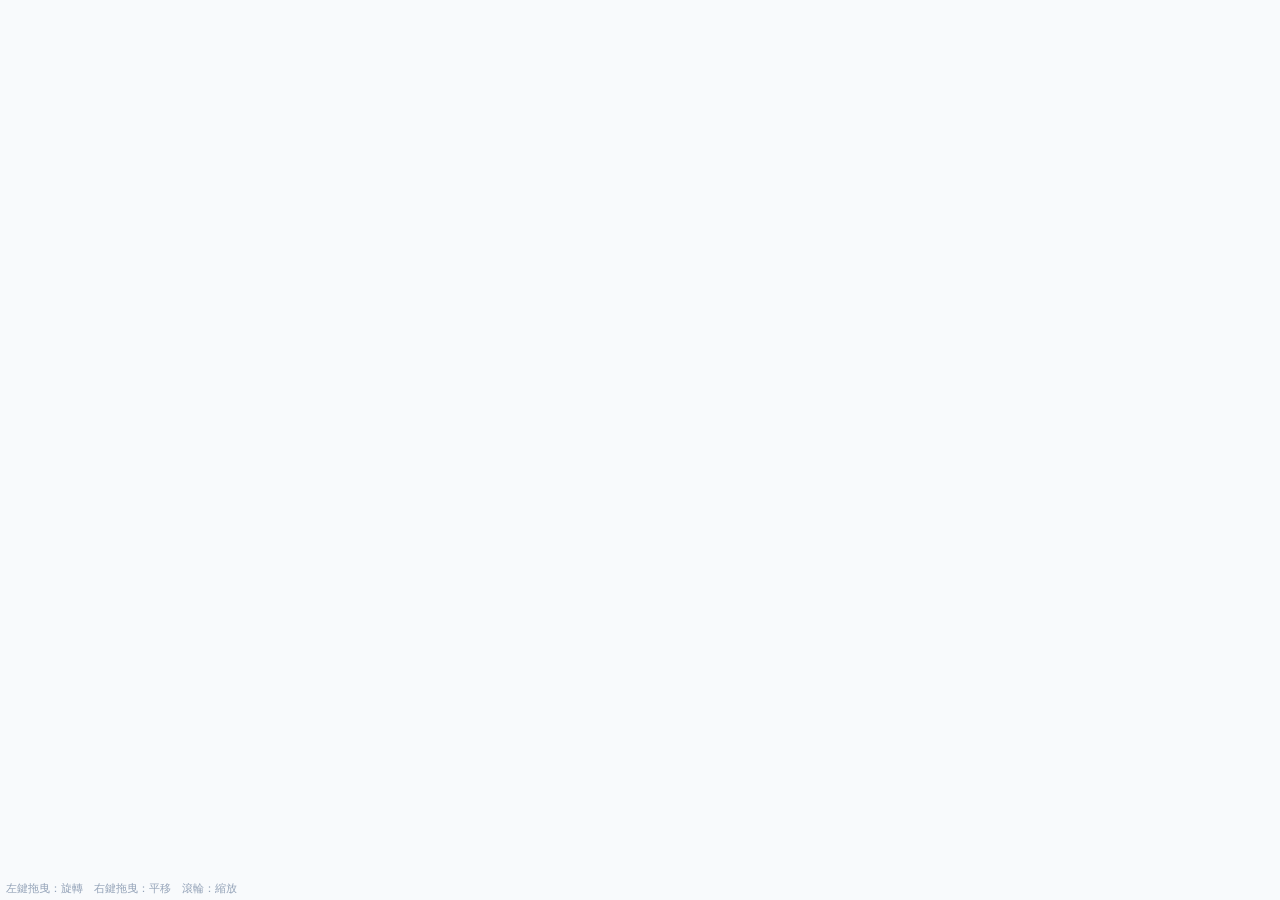
<file: src/LogTrace.App/Web3D/index.html>
<!doctype html>
<html lang="zh-Hant">
<head>
<meta charset="utf-8">
<!-- Layout 回放 3D（ADR-0017）：只載入程式資料夾內的檔案；網路請求另由 WebView2 封鎖 -->
<meta http-equiv="Content-Security-Policy" content="default-src 'self'; script-src 'self' 'sha256-gh7NRJ7MEWdYUGMcXx0SUMJY93gUi2UqlztG1amlvwA='; style-src 'self'; img-src 'self' data: blob:; connect-src 'none'; object-src 'none'; base-uri 'none'; form-action 'none'">
<title>Layout 回放 3D</title>
<link rel="stylesheet" href="style.css">
<script type="importmap">{"imports":{"three":"./vendor/three/three.module.js","three/addons/":"./vendor/three/addons/"}}</script>
</head>
<body>
<div id="view"></div>
<div id="hint">左鍵拖曳：旋轉　右鍵拖曳：平移　滾輪：縮放</div>
<script type="module" src="playback.js"></script>
</body>
</html>
</file>
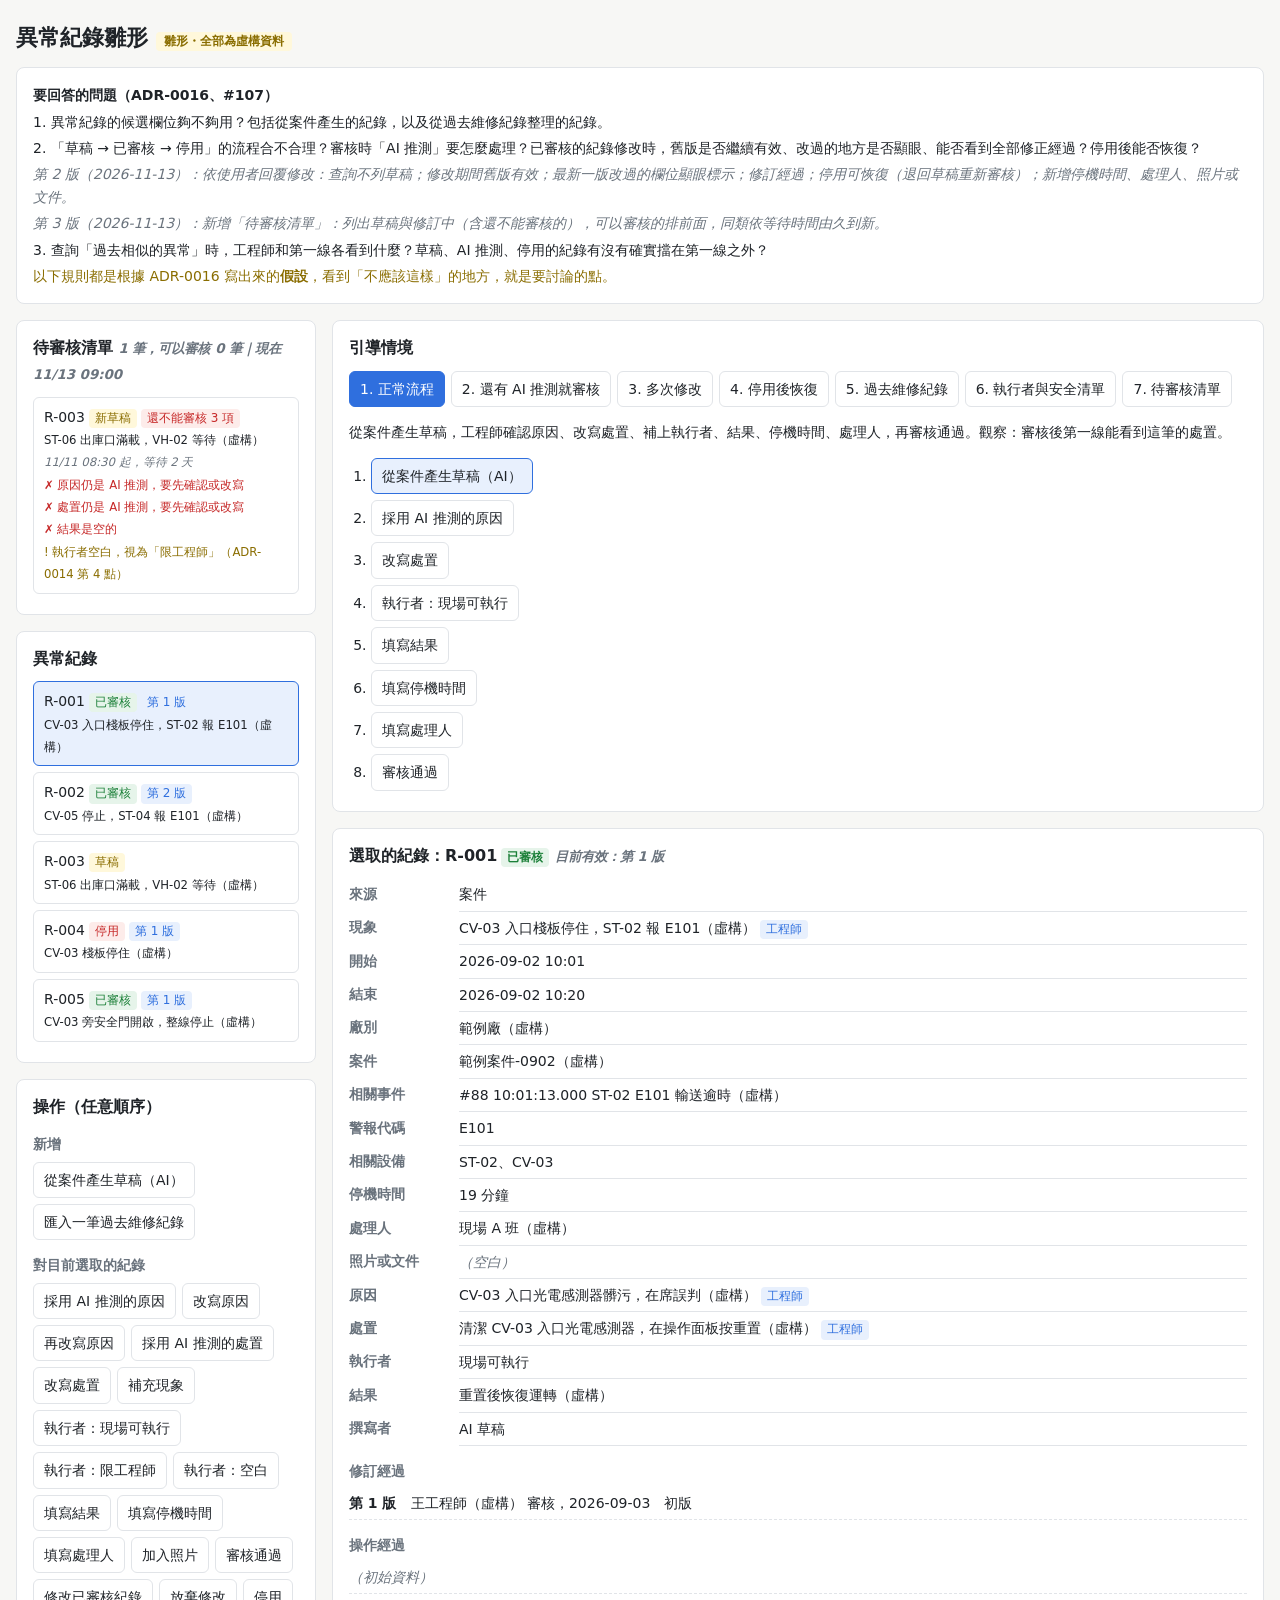
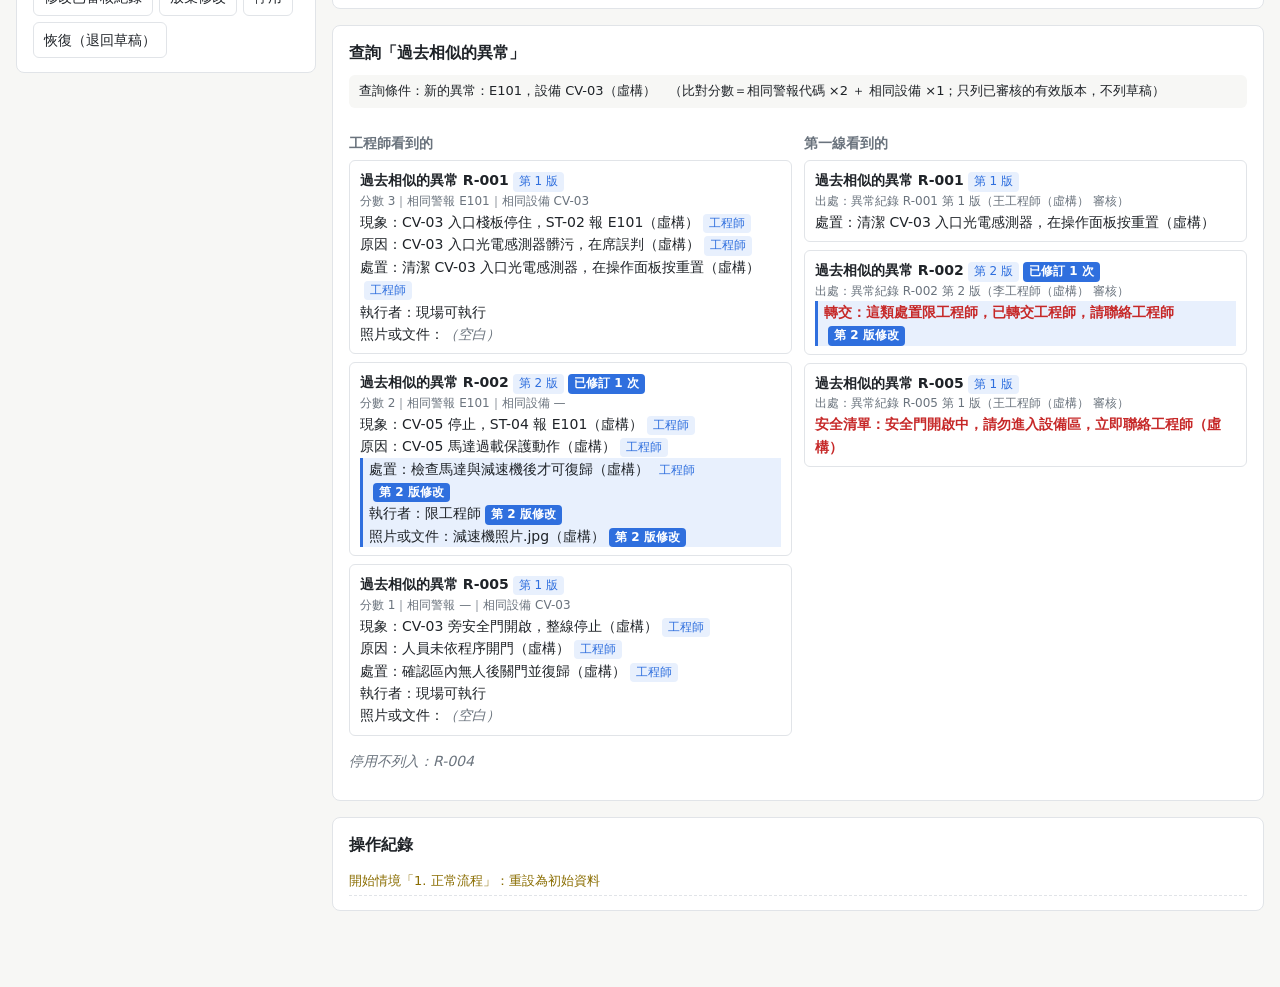
<file: prototypes/incident-records/incident-records-prototype.html>
<!doctype html>
<html lang="zh-Hant">
<head>
<meta charset="utf-8">
<meta name="viewport" content="width=device-width, initial-scale=1">
<title>異常紀錄雛形</title>
<style>
  :root {
    --bg: #f7f7f5; --panel: #ffffff; --text: #1f2328; --muted: #6a737d; --line: #e1e4e8;
    --accent: #2f6fde; --accent-soft: #e8f0fd;
    --ai: #b35c00; --ai-soft: #fff3e0; --ok: #1a7f37; --ok-soft: #e6f4ea;
    --bad: #c62828; --bad-soft: #fdecea; --warn: #8a6d00; --warn-soft: #fff8db;
  }
  @media (prefers-color-scheme: dark) {
    :root:not([data-theme="light"]) {
      --bg: #161819; --panel: #1f2224; --text: #e6e6e3; --muted: #9aa1a8; --line: #33383c;
      --accent: #7aa7ff; --accent-soft: #1d2a42;
      --ai: #ffb35c; --ai-soft: #3a2a14; --ok: #5cc97a; --ok-soft: #173222;
      --bad: #ff7b72; --bad-soft: #3d1c1a; --warn: #e3c55a; --warn-soft: #34301a;
    }
  }
  * { box-sizing: border-box; }
  body { margin: 0; background: var(--bg); color: var(--text);
    font: 14px/1.6 "Microsoft JhengHei", "Noto Sans TC", system-ui, sans-serif; }
  main { max-width: 1280px; margin: 0 auto; padding: 20px 16px 60px; }
  h1 { font-size: 22px; margin: 0 0 4px; }
  h2 { font-size: 16px; margin: 0 0 10px; }
  h3 { font-size: 14px; margin: 14px 0 6px; color: var(--muted); font-weight: 600; }
  .intro { background: var(--panel); border: 1px solid var(--line); border-radius: 8px; padding: 12px 16px; margin: 12px 0 16px; }
  .intro p { margin: 4px 0; }
  .banner { display: inline-block; background: var(--warn-soft); color: var(--warn); border-radius: 4px; padding: 0 8px; font-size: 12px; font-weight: 600; }
  .grid { display: grid; grid-template-columns: 300px 1fr; gap: 16px; }
  @media (max-width: 900px) { .grid { grid-template-columns: 1fr; } }
  .panel { background: var(--panel); border: 1px solid var(--line); border-radius: 8px; padding: 14px 16px; margin-bottom: 16px; }
  .reclist button { display: block; width: 100%; text-align: left; margin: 0 0 6px; padding: 8px 10px;
    border: 1px solid var(--line); border-radius: 6px; background: var(--panel); color: var(--text); cursor: pointer; font: inherit; }
  .reclist button.sel { border-color: var(--accent); background: var(--accent-soft); }
  .tag { display: inline-block; border-radius: 4px; padding: 0 6px; font-size: 12px; margin-left: 4px; white-space: nowrap; }
  .t-draft { background: var(--warn-soft); color: var(--warn); }
  .t-reviewed { background: var(--ok-soft); color: var(--ok); }
  .t-disabled { background: var(--bad-soft); color: var(--bad); }
  .t-ai { background: var(--ai-soft); color: var(--ai); }
  .t-src { background: var(--accent-soft); color: var(--accent); }
  .t-revising { background: var(--accent-soft); color: var(--accent); }
  .t-chg { background: var(--accent); color: #fff; font-weight: 600; }
  .t-pend { background: var(--warn); color: #fff; font-weight: 600; }
  .chg { background: var(--accent-soft); border-left: 3px solid var(--accent); padding-left: 6px; }
  .pend { background: var(--warn-soft); border-left: 3px solid var(--warn); padding-left: 6px; }
  .vers div { padding: 4px 0; border-bottom: 1px dashed var(--line); }
  .vers del { color: var(--bad); } .vers ins { color: var(--ok); text-decoration: none; }
  table.fields { width: 100%; border-collapse: collapse; }
  table.fields th { text-align: left; width: 110px; vertical-align: top; color: var(--muted); font-weight: 600; padding: 5px 8px 5px 0; }
  table.fields td { padding: 5px 0; border-bottom: 1px solid var(--line); }
  tr.changed td, tr.changed th { background: var(--accent-soft); }
  .empty { color: var(--muted); font-style: italic; }
  .btns { display: flex; flex-wrap: wrap; gap: 6px; }
  .btns button, .steps button, .tabs button { font: inherit; padding: 6px 10px; border-radius: 6px; border: 1px solid var(--line);
    background: var(--panel); color: var(--text); cursor: pointer; }
  .btns button:hover, .steps button:hover { border-color: var(--accent); }
  .tabs { display: flex; flex-wrap: wrap; gap: 6px; margin-bottom: 10px; }
  .tabs button.on { background: var(--accent); border-color: var(--accent); color: #fff; }
  .steps ol { margin: 6px 0 0; padding-left: 22px; }
  .steps li { margin: 6px 0; }
  .steps li.done button { opacity: .5; }
  .steps li.next button { border-color: var(--accent); background: var(--accent-soft); }
  .log { max-height: 220px; overflow: auto; font-size: 13px; }
  .log div { padding: 3px 0; border-bottom: 1px dashed var(--line); }
  .ok { color: var(--ok); } .bad { color: var(--bad); } .warn { color: var(--warn); }
  .two { display: grid; grid-template-columns: 1fr 1fr; gap: 12px; }
  @media (max-width: 700px) { .two { grid-template-columns: 1fr; } }
  .hit { border: 1px solid var(--line); border-radius: 6px; padding: 8px 10px; margin-bottom: 8px; }
  .hit .meta { color: var(--muted); font-size: 12px; }
  .forward { color: var(--bad); font-weight: 600; }
  .q { background: var(--bg); border-radius: 6px; padding: 6px 10px; font-size: 13px; }
</style>
</head>
<body>
<main>
  <h1>異常紀錄雛形 <span class="banner">雛形・全部為虛構資料</span></h1>
  <div class="intro">
    <p><b>要回答的問題（ADR-0016、#107）</b></p>
    <p>1. 異常紀錄的候選欄位夠不夠用？包括從案件產生的紀錄，以及從過去維修紀錄整理的紀錄。</p>
    <p>2. 「草稿 → 已審核 → 停用」的流程合不合理？審核時「AI 推測」要怎麼處理？已審核的紀錄修改時，舊版是否繼續有效、改過的地方是否顯眼、能否看到全部修正經過？停用後能否恢復？</p>
    <p class="empty">第 2 版（2026-11-13）：依使用者回覆修改：查詢不列草稿；修改期間舊版有效；最新一版改過的欄位顯眼標示；修訂經過；停用可恢復（退回草稿重新審核）；新增停機時間、處理人、照片或文件。</p>
    <p class="empty">第 3 版（2026-11-13）：新增「待審核清單」：列出草稿與修訂中（含還不能審核的），可以審核的排前面，同類依等待時間由久到新。</p>
    <p>3. 查詢「過去相似的異常」時，工程師和第一線各看到什麼？草稿、AI 推測、停用的紀錄有沒有確實擋在第一線之外？</p>
    <p class="warn">以下規則都是根據 ADR-0016 寫出來的<b>假設</b>，看到「不應該這樣」的地方，就是要討論的點。</p>
  </div>

  <div class="grid">
    <div>
      <div class="panel">
        <h2 id="queue-title">待審核清單</h2>
        <div id="queue" class="reclist"></div>
      </div>
      <div class="panel">
        <h2>異常紀錄</h2>
        <div id="reclist" class="reclist"></div>
      </div>
      <div class="panel">
        <h2>操作（任意順序）</h2>
        <h3>新增</h3>
        <div class="btns" id="btn-new"></div>
        <h3>對目前選取的紀錄</h3>
        <div class="btns" id="btn-rec"></div>
      </div>
    </div>

    <div>
      <div class="panel">
        <h2>引導情境</h2>
        <div class="tabs" id="tabs"></div>
        <div class="steps" id="steps"></div>
      </div>

      <div class="panel">
        <h2 id="rec-title">選取的紀錄</h2>
        <div id="rec-detail"></div>
      </div>

      <div class="panel">
        <h2>查詢「過去相似的異常」</h2>
        <div class="q" id="query"></div>
        <div class="two" style="margin-top:10px">
          <div><h3>工程師看到的</h3><div id="view-eng"></div></div>
          <div><h3>第一線看到的</h3><div id="view-front"></div></div>
        </div>
      </div>

      <div class="panel">
        <h2>操作紀錄</h2>
        <div class="log" id="log"></div>
      </div>
    </div>
  </div>
</main>

<script>
/* =====================================================================
 * 純邏輯模組（不碰 DOM）：異常紀錄的資料形狀、版本、狀態轉換與相似查詢。
 * 雛形；規則為依 ADR-0016 與使用者 2026-11-13 回覆的假設。
 * ===================================================================== */
const IncidentModel = (() => {
  const ORIGIN = { ai: 'AI 推測', engineer: '工程師', case: '案件事件', qa: '問答紀錄', maint: '維修紀錄原文' };
  const STATUS = { draft: '草稿', reviewed: '已審核', revising: '修訂中', disabled: '停用' };
  const FIELDS = [
    ['symptom', '現象'], ['from', '開始'], ['to', '結束'], ['plant', '廠別'], ['caseName', '案件'],
    ['events', '相關事件'], ['alarms', '警報代碼'], ['devices', '相關設備'],
    ['downtime', '停機時間'], ['handler', '處理人'], ['attachments', '照片或文件'],
    ['cause', '原因'], ['disposal', '處置'], ['executor', '執行者'], ['result', '結果'],
  ];
  const LABEL = Object.fromEntries(FIELDS);
  const clone = (x) => JSON.parse(JSON.stringify(x));
  const uniq = (a) => [...new Set(a)];
  const same = (a, b) => JSON.stringify(a) === JSON.stringify(b);
  const REVIEWER = '王工程師（虛構）';
  const TODAY = '2026-11-13';
  // 模擬時鐘：0 分鐘 = 2026-11-13 09:00（虛構）；每個操作經過 3 分鐘
  function clockText(min) {
    const t = new Date(Date.UTC(2026, 10, 13, 9, 0) + min * 60000);
    const p = (n) => String(n).padStart(2, '0');
    return `${t.getUTCMonth() + 1}/${t.getUTCDate()} ${p(t.getUTCHours())}:${p(t.getUTCMinutes())}`;
  }
  function waitText(min) {
    if (min < 60) return `${min} 分鐘`;
    if (min < 60 * 24) return `${Math.floor(min / 60)} 小時`;
    return `${Math.floor(min / 60 / 24)} 天`;
  }

  // 虛構：發生異常的案件與問答紀錄
  const CASE = {
    name: '範例案件-1101（虛構）', plant: '範例廠（虛構）',
    events: [
      { seq: 1204, time: '08:15:02.120', device: 'ST-02', alarm: 'E101', text: '輸送逾時（虛構）' },
      { seq: 1206, time: '08:15:02.450', device: 'CV-03', alarm: '',     text: '在席與命令不一致（虛構）' },
      { seq: 1210, time: '08:15:05.000', device: 'VH-01', alarm: '',     text: '等待交接（虛構）' },
    ],
    qa: { id: 'Q-0007', text: 'CV-03 那邊棧板不動了（虛構）' },
  };
  const SAFETY = [{ alarm: 'E301', instruction: '安全門開啟中，請勿進入設備區，立即聯絡工程師（虛構）' }];
  const QUERY = { alarms: ['E101'], devices: ['CV-03'], text: '新的異常：E101，設備 CV-03（虛構）' };

  function data(d) {
    return Object.assign({
      symptom: { text: '', origin: '' }, from: '', to: '', plant: '', caseName: '',
      events: [], alarms: [], devices: [], downtime: '', handler: '', attachments: [],
      cause: { text: '', origin: '' }, disposal: { text: '', origin: '' }, executor: '', result: '',
    }, d);
  }
  function diff(a, b) { return FIELDS.map(([k]) => k).filter((k) => !same(a[k], b[k])); }

  // versions: 每一版都是審核通過時的完整內容
  function rec(id, source, status, author, vers, extra) {
    const versions = [];
    vers.forEach(([d, reviewer, at]) => {
      const prev = versions.length ? versions[versions.length - 1].data : null;
      versions.push({ rev: versions.length + 1, data: d, changed: prev ? diff(prev, d) : [], reviewer, at });
    });
    return Object.assign({ id, source, status, author, work: clone(vers[vers.length - 1][0]), versions, disabledReason: '', history: [], queuedAt: null }, extra || {});
  }

  function initial() {
    const base1 = data({
      symptom: { text: 'CV-03 入口棧板停住，ST-02 報 E101（虛構）', origin: 'engineer' },
      from: '2026-09-02 10:01', to: '2026-09-02 10:20', plant: '範例廠（虛構）', caseName: '範例案件-0902（虛構）',
      events: [{ seq: 88, time: '10:01:13.000', device: 'ST-02', alarm: 'E101', text: '輸送逾時（虛構）' }],
      alarms: ['E101'], devices: ['ST-02', 'CV-03'], downtime: '19 分鐘', handler: '現場 A 班（虛構）',
      cause: { text: 'CV-03 入口光電感測器髒污，在席誤判（虛構）', origin: 'engineer' },
      disposal: { text: '清潔 CV-03 入口光電感測器，在操作面板按重置（虛構）', origin: 'engineer' },
      executor: '現場可執行', result: '重置後恢復運轉（虛構）',
    });
    const r1 = rec('R-001', 'case', 'reviewed', 'AI 草稿', [[base1, REVIEWER, '2026-09-03']]);

    const base2 = data({
      symptom: { text: 'CV-05 停止，ST-04 報 E101（虛構）', origin: 'engineer' },
      from: '2026-10-11 14:30', to: '2026-10-11 15:40', plant: '範例廠（虛構）', caseName: '範例案件-1011（虛構）',
      events: [{ seq: 512, time: '14:30:44.200', device: 'ST-04', alarm: 'E101', text: '輸送逾時（虛構）' }],
      alarms: ['E101'], devices: ['ST-04', 'CV-05'], downtime: '70 分鐘', handler: '李工程師（虛構）',
      cause: { text: 'CV-05 馬達過載保護動作（虛構）', origin: 'engineer' },
      disposal: { text: '在操作面板復歸過載保護（虛構）', origin: 'engineer' },
      executor: '現場可執行', result: '復歸後恢復（虛構）',
    });
    const base2b = Object.assign(clone(base2), {
      disposal: { text: '檢查馬達與減速機後才可復歸（虛構）', origin: 'engineer' },
      executor: '限工程師', result: '更換減速機後恢復（虛構）', attachments: ['減速機照片.jpg（虛構）'],
    });
    const r2 = rec('R-002', 'case', 'reviewed', 'AI 草稿', [[base2, REVIEWER, '2026-10-12'], [base2b, '李工程師（虛構）', '2026-10-20']]);

    const base4 = data({
      symptom: { text: 'CV-03 棧板停住（虛構）', origin: 'engineer' }, plant: '範例廠（虛構）', caseName: '範例案件-0815（虛構）',
      events: [{ seq: 30, time: '09:00:00.000', device: 'CV-03', alarm: 'E101', text: '輸送逾時（虛構）' }],
      alarms: ['E101'], devices: ['CV-03'],
      cause: { text: 'PLC 通訊中斷（虛構）', origin: 'engineer' },
      disposal: { text: '重新啟動 PLC（虛構）', origin: 'engineer' }, executor: '現場可執行', result: '（虛構）',
    });
    const r4 = rec('R-004', 'case', 'disabled', 'AI 草稿', [[base4, '李工程師（虛構）', '2026-08-16']],
      { disabledReason: '原因判斷錯誤，後來確認是感測器（虛構）' });

    const base5 = data({
      symptom: { text: 'CV-03 旁安全門開啟，整線停止（虛構）', origin: 'engineer' }, plant: '範例廠（虛構）', caseName: '範例案件-0920（虛構）',
      events: [{ seq: 77, time: '13:12:00.000', device: 'CV-03', alarm: 'E301', text: '安全門開啟（虛構）' }],
      alarms: ['E301'], devices: ['CV-03'],
      cause: { text: '人員未依程序開門（虛構）', origin: 'engineer' },
      disposal: { text: '確認區內無人後關門並復歸（虛構）', origin: 'engineer' }, executor: '現場可執行', result: '復歸（虛構）',
    });
    const r5 = rec('R-005', 'case', 'reviewed', 'AI 草稿', [[base5, REVIEWER, '2026-09-21']]);
    const r3 = {
      id: 'R-003', source: 'case', status: 'draft', author: 'AI 草稿', versions: [], disabledReason: '',
      history: ['由 AI 從 範例案件-1109（虛構） 產生草稿'], queuedAt: -60 * 24 * 2 - 30,
      work: data({
        symptom: { text: 'ST-06 出庫口滿載，VH-02 等待（虛構）', origin: 'qa' },
        from: '2026-11-09 16:02', to: '2026-11-09 16:35', plant: '範例廠（虛構）', caseName: '範例案件-1109（虛構）',
        events: [{ seq: 2051, time: '16:02:10.300', device: 'ST-06', alarm: 'E140', text: '出庫口滿載（虛構）' }],
        alarms: ['E140'], devices: ['ST-06', 'VH-02'],
        cause: { text: '下游對接設備未取貨（AI 推測，虛構）', origin: 'ai' },
        disposal: { text: '聯絡對接設備負責人（AI 推測，虛構）', origin: 'ai' },
      }),
    };
    return { records: [r1, r2, r3, r4, r5], selected: 'R-001', nextId: 6, query: QUERY, now: 0 };
  }

  const find = (state, id) => state.records.find((r) => r.id === id);
  const last = (r) => r.versions[r.versions.length - 1];
  // 目前有效的內容：已審核或修訂中才有
  const effective = (r) => (r.status === 'reviewed' || r.status === 'revising') && r.versions.length ? last(r) : null;
  // 修改中（未審核）的欄位：相對於最後審核的版本
  const pending = (r) => (r.status === 'draft' || r.status === 'revising') && r.versions.length ? diff(last(r).data, r.work) : [];

  function reviewCheck(r) {
    const w = r.work, blocks = [], warnings = [];
    if (r.status !== 'draft' && r.status !== 'revising') blocks.push('只有草稿或修訂中的紀錄可以審核');
    if (!w.symptom.text) blocks.push('現象是空的');
    if (w.symptom.origin === 'ai') blocks.push('現象仍是 AI 推測，要先確認或改寫');
    if (!w.cause.text) blocks.push('原因是空的');
    if (w.cause.origin === 'ai') blocks.push('原因仍是 AI 推測，要先確認或改寫');
    if (!w.disposal.text) blocks.push('處置是空的');
    if (w.disposal.origin === 'ai') blocks.push('處置仍是 AI 推測，要先確認或改寫');
    if (!w.result) blocks.push('結果是空的');
    if (w.events.length === 0 && r.source !== 'maint') blocks.push('沒有相關事件，無法追溯');
    if (w.events.length === 0 && r.source === 'maint') warnings.push('維修紀錄沒有事件序號，只能靠警報代碼與設備比對');
    if (!w.executor) warnings.push('執行者空白，視為「限工程師」（ADR-0014 第 4 點）');
    if (r.author && r.author === REVIEWER) warnings.push('撰寫者與審核者是同一人');
    if (r.versions.length && pending(r).length === 0) warnings.push('和第 ' + last(r).rev + ' 版相比沒有任何修改');
    return { blocks, warnings };
  }

  function reduce(prev, action) {
    const state = clone(prev);
    const log = [];
    const ok = (t) => log.push({ kind: 'ok', text: t });
    const bad = (t) => log.push({ kind: 'bad', text: t });
    const warn = (t) => log.push({ kind: 'warn', text: t });
    if (action.type !== 'select') state.now += 3;
    const r = find(state, state.selected);
    const note = (t) => r.history.push(t);
    const editable = () => {
      if (!r) { bad('沒有選取紀錄'); return false; }
      if (r.status === 'reviewed') { bad('已審核的紀錄要先按「修改已審核紀錄」才能修改'); return false; }
      if (r.status === 'disabled') { bad('停用的紀錄要先「恢復」才能修改'); return false; }
      return true;
    };
    const newRec = (source, d, author, msg) => {
      const id = 'R-' + String(state.nextId++).padStart(3, '0');
      state.records.push({ id, source, status: 'draft', author, work: data(d), versions: [], disabledReason: '', history: [msg], queuedAt: state.now });
      state.selected = id; return id;
    };

    switch (action.type) {
      case 'select': state.selected = action.id; break;

      case 'draftFromCase': {
        const id = newRec('case', {
          symptom: { text: CASE.qa.text, origin: 'qa' },
          from: '2026-11-01 08:14', to: '2026-11-01 08:40', plant: CASE.plant, caseName: CASE.name,
          events: clone(CASE.events), alarms: uniq(CASE.events.map((e) => e.alarm).filter(Boolean)),
          devices: uniq(CASE.events.map((e) => e.device)),
          cause: { text: 'CV-03 入口在席與命令不一致，可能是感測器誤判；與 R-001 相似（AI 推測，虛構）', origin: 'ai' },
          disposal: { text: '比照 R-001：清潔入口光電感測器後重置（AI 推測，虛構）', origin: 'ai' },
        }, 'AI 草稿', `由 AI 從 ${CASE.name} 與 ${CASE.qa.id} 產生草稿`);
        ok(`AI 產生草稿 ${id}：事件、警報代碼、設備來自案件；現象來自問答紀錄；原因與處置標為 AI 推測`);
        break;
      }
      case 'importMaint': {
        const id = newRec('maint', {
          symptom: { text: 'VH-01 取貨時停止，報 E205（維修單原文，虛構）', origin: 'maint' },
          from: '2025-06-03', plant: '範例廠（虛構）', alarms: ['E205'], devices: ['VH-01'],
          downtime: '約 2 小時（維修單原文，虛構）', handler: '外包廠商（虛構）',
          cause: { text: '貨叉定位感測器鬆脫（維修單原文，虛構）', origin: 'maint' },
          disposal: { text: '鎖緊感測器並重新校正（維修單原文，虛構）', origin: 'maint' },
          result: '恢復（維修單原文，虛構）',
        }, REVIEWER, '從過去維修紀錄整理（沒有案件、沒有事件序號）');
        ok(`匯入過去維修紀錄成草稿 ${id}：沒有案件與事件序號，時間只有日期`);
        break;
      }
      case 'confirm': {
        if (!editable()) break;
        const f = r.work[action.field];
        if (f.origin !== 'ai') { warn(`${LABEL[action.field]}不是 AI 推測，不需要確認`); break; }
        f.origin = 'engineer'; note(`工程師採用 AI 推測的${LABEL[action.field]}`);
        ok(`${LABEL[action.field]}：工程師採用 AI 推測`); break;
      }
      case 'set': {
        if (!editable()) break;
        r.work[action.field] = clone(action.value);
        note(`修改${LABEL[action.field]}`); ok(`修改${LABEL[action.field]}`); break;
      }
      case 'approve': {
        if (!r) { bad('沒有選取紀錄'); break; }
        const c = reviewCheck(r);
        if (c.blocks.length) { c.blocks.forEach((b) => bad('不能審核：' + b)); break; }
        c.warnings.forEach((w) => warn('提醒：' + w));
        const prev = r.versions.length ? last(r).data : null;
        const v = { rev: r.versions.length + 1, data: clone(r.work), changed: prev ? diff(prev, r.work) : [], reviewer: REVIEWER, at: TODAY };
        r.versions.push(v); r.status = 'reviewed'; r.disabledReason = ''; r.queuedAt = null;
        note(`${REVIEWER} 審核通過，成為第 ${v.rev} 版`);
        ok(`${r.id} 審核通過，第 ${v.rev} 版生效` + (v.changed.length ? `（改了：${v.changed.map((k) => LABEL[k]).join('、')}）` : '')); break;
      }
      case 'revise': {
        if (!r) { bad('沒有選取紀錄'); break; }
        if (r.status !== 'reviewed') { bad('只有已審核的紀錄可以開始修改'); break; }
        r.status = 'revising'; r.work = clone(last(r).data); r.queuedAt = state.now;
        note(`開始修改（第 ${last(r).rev} 版仍然有效）`);
        ok(`${r.id} 修訂中：審核通過前，查詢仍顯示第 ${last(r).rev} 版`); break;
      }
      case 'cancelRevise': {
        if (!r || r.status !== 'revising') { bad('只有修訂中的紀錄可以放棄修改'); break; }
        r.status = 'reviewed'; r.work = clone(last(r).data); r.queuedAt = null; note('放棄修改'); ok('放棄修改，回到第 ' + last(r).rev + ' 版'); break;
      }
      case 'disable': {
        if (!r) { bad('沒有選取紀錄'); break; }
        if (r.status === 'disabled') { bad('已經停用'); break; }
        if (r.status === 'revising') { r.work = clone(last(r).data); warn('修訂中的修改一併放棄'); }
        r.status = 'disabled'; r.disabledReason = action.reason; r.queuedAt = null;
        note(`停用：${action.reason}`); ok(`${r.id} 停用（不刪除），不再出現在查詢中`); break;
      }
      case 'restore': {
        if (!r) { bad('沒有選取紀錄'); break; }
        if (r.status !== 'disabled') { bad('只有停用的紀錄可以恢復'); break; }
        r.status = 'draft'; r.queuedAt = state.now; note('恢復：退回草稿，要重新審核');
        warn(`${r.id} 退回草稿：重新審核通過前，查詢中仍然沒有這筆`); break;
      }
      default: bad('未知的操作');
    }
    return { state, log };
  }

  function similar(state) {
    const q = state.query;
    return state.records.map((r) => ({ r, v: effective(r) })).filter((h) => h.v).map((h) => {
      const a = h.v.data.alarms.filter((x) => q.alarms.includes(x));
      const d = h.v.data.devices.filter((x) => q.devices.includes(x));
      return Object.assign(h, { a, d, score: a.length * 2 + d.length });
    }).filter((h) => h.score > 0).sort((x, y) => y.score - x.score || x.r.id.localeCompare(y.r.id));
  }

  // 工程師：只列目前有效的版本（草稿不列，停用只列編號）
  function engineerView(state) {
    return { shown: similar(state), hiddenDisabled: state.records.filter((r) => r.status === 'disabled').map((r) => r.id) };
  }
  function frontlineView(state) {
    return similar(state).map((h) => {
      const d = h.v.data;
      const safety = SAFETY.find((s) => d.alarms.includes(s.alarm));
      if (safety) return Object.assign(h, { kind: 'safety', text: safety.instruction });
      if (d.executor === '現場可執行') return Object.assign(h, { kind: 'dispose', text: d.disposal.text });
      return Object.assign(h, { kind: 'forward', text: '這類處置限工程師，已轉交工程師，請聯絡工程師' });
    });
  }
  // 待審核清單：草稿與修訂中（含還不能審核的）；可以審核的排前面，同類依等待時間由久到新
  function kindOf(r) {
    if (r.status === 'revising') return '修訂中';
    if (r.versions.length) return '恢復';
    return r.source === 'maint' ? '維修紀錄' : '新草稿';
  }
  function reviewQueue(state) {
    return state.records.filter((r) => r.status === 'draft' || r.status === 'revising').map((r) => {
      const c = reviewCheck(r);
      return { r, kind: kindOf(r), ready: c.blocks.length === 0, blocks: c.blocks, warnings: c.warnings,
        since: clockText(r.queuedAt), wait: waitText(Math.max(0, state.now - r.queuedAt)), queuedAt: r.queuedAt };
    }).sort((a, b) => (a.ready === b.ready ? 0 : a.ready ? -1 : 1) || a.queuedAt - b.queuedAt);
  }
  // 每一版的變更明細（修訂經過）
  function revisionLog(r) {
    return r.versions.map((v, i) => ({
      rev: v.rev, reviewer: v.reviewer, at: v.at,
      changes: i === 0 ? [] : v.changed.map((k) => ({ field: LABEL[k], from: r.versions[i - 1].data[k], to: v.data[k] })),
    }));
  }

  return { ORIGIN, STATUS, FIELDS, LABEL, initial, reduce, reviewCheck, engineerView, frontlineView, find, last, effective, pending, revisionLog, reviewQueue, clockText };
})();

/* =====================================================================
 * 頁面（可丟棄）
 * ===================================================================== */
const M = IncidentModel;
let S = M.initial();
let LOG = [];

function esc(s) { return String(s).replace(/[&<>"]/g, (c) => ({ '&': '&amp;', '<': '&lt;', '>': '&gt;', '"': '&quot;' }[c])); }
function dispatch(action) { const res = M.reduce(S, action); S = res.state; LOG = res.log.concat(LOG).slice(0, 80); render(); }

const ACT = {
  confirmCause: { type: 'confirm', field: 'cause' },
  confirmDisp: { type: 'confirm', field: 'disposal' },
  rewriteCause: { type: 'set', field: 'cause', value: { text: 'CV-03 入口光電感測器髒污（工程師確認，虛構）', origin: 'engineer' } },
  rewriteCause2: { type: 'set', field: 'cause', value: { text: 'CV-03 入口光電感測器髒污，且安裝角度偏移（工程師確認，虛構）', origin: 'engineer' } },
  rewriteDisp: { type: 'set', field: 'disposal', value: { text: '清潔入口光電感測器並重置；三次以上請工程師調整角度（工程師確認，虛構）', origin: 'engineer' } },
  symptom: { type: 'set', field: 'symptom', value: { text: 'CV-03 入口棧板停住，ST-02 報 E101，現場另聽到異音（虛構）', origin: 'engineer' } },
  exField: { type: 'set', field: 'executor', value: '現場可執行' },
  exEng: { type: 'set', field: 'executor', value: '限工程師' },
  exBlank: { type: 'set', field: 'executor', value: '' },
  result: { type: 'set', field: 'result', value: '清潔後恢復運轉（虛構）' },
  downtime: { type: 'set', field: 'downtime', value: '26 分鐘' },
  handler: { type: 'set', field: 'handler', value: '現場 B 班（虛構）' },
  attach: { type: 'set', field: 'attachments', value: ['感測器照片.jpg（虛構）'] },
  approve: { type: 'approve' }, revise: { type: 'revise' }, cancelRevise: { type: 'cancelRevise' },
  disable: { type: 'disable', reason: '原因判斷錯誤（虛構）' }, restore: { type: 'restore' },
};
const ACTIONS_NEW = [['從案件產生草稿（AI）', { type: 'draftFromCase' }], ['匯入一筆過去維修紀錄', { type: 'importMaint' }]];
const ACTIONS_REC = [
  ['採用 AI 推測的原因', ACT.confirmCause], ['改寫原因', ACT.rewriteCause], ['再改寫原因', ACT.rewriteCause2],
  ['採用 AI 推測的處置', ACT.confirmDisp], ['改寫處置', ACT.rewriteDisp], ['補充現象', ACT.symptom],
  ['執行者：現場可執行', ACT.exField], ['執行者：限工程師', ACT.exEng], ['執行者：空白', ACT.exBlank],
  ['填寫結果', ACT.result], ['填寫停機時間', ACT.downtime], ['填寫處理人', ACT.handler], ['加入照片', ACT.attach],
  ['審核通過', ACT.approve], ['修改已審核紀錄', ACT.revise], ['放棄修改', ACT.cancelRevise],
  ['停用', ACT.disable], ['恢復（退回草稿）', ACT.restore],
];

const SCENARIOS = [
  { name: '1. 正常流程',
    desc: '從案件產生草稿，工程師確認原因、改寫處置、補上執行者、結果、停機時間、處理人，再審核通過。觀察：審核後第一線能看到這筆的處置。',
    steps: [['從案件產生草稿（AI）', { type: 'draftFromCase' }], ['採用 AI 推測的原因', ACT.confirmCause], ['改寫處置', ACT.rewriteDisp],
      ['執行者：現場可執行', ACT.exField], ['填寫結果', ACT.result], ['填寫停機時間', ACT.downtime], ['填寫處理人', ACT.handler], ['審核通過', ACT.approve]] },
  { name: '2. 還有 AI 推測就審核',
    desc: '草稿一產生就按審核，預期被擋下。觀察：草稿在審核通過前，不會出現在工程師或第一線的查詢中。',
    steps: [['從案件產生草稿（AI）', { type: 'draftFromCase' }], ['審核通過', ACT.approve],
      ['採用 AI 推測的原因', ACT.confirmCause], ['採用 AI 推測的處置', ACT.confirmDisp], ['填寫結果', ACT.result], ['審核通過', ACT.approve]] },
  { name: '3. 多次修改',
    desc: '修改已審核的 R-001 兩次。觀察：修訂中時查詢仍顯示舊版；每次審核後，查詢結果與詳細畫面把最新一版改過的欄位標示出來；下方「修訂經過」列出每一版改了什麼。',
    steps: [['選取 R-001', { type: 'select', id: 'R-001' }], ['修改已審核紀錄', ACT.revise], ['改寫原因', ACT.rewriteCause], ['加入照片', ACT.attach],
      ['審核通過（第 2 版）', ACT.approve], ['修改已審核紀錄', ACT.revise], ['再改寫原因', ACT.rewriteCause2], ['改寫處置', ACT.rewriteDisp],
      ['審核通過（第 3 版）', ACT.approve]] },
  { name: '4. 停用後恢復',
    desc: 'R-004 因原因判斷錯誤已停用。恢復後退回草稿，改寫原因再審核，成為第 2 版。觀察：恢復後、審核前，查詢中仍然沒有這筆。',
    steps: [['選取 R-004', { type: 'select', id: 'R-004' }], ['恢復（退回草稿）', ACT.restore], ['改寫原因', ACT.rewriteCause], ['審核通過', ACT.approve]] },
  { name: '5. 過去維修紀錄',
    desc: '匯入沒有案件、沒有事件序號的維修紀錄。維修紀錄原文審核通過就算確認；撰寫者與審核者同一人只提醒。',
    steps: [['匯入一筆過去維修紀錄', { type: 'importMaint' }], ['審核通過', ACT.approve]] },
  { name: '6. 執行者與安全清單',
    desc: 'R-002 第 2 版把執行者改成「限工程師」，第一線只看到轉交；R-005 的警報代碼在安全清單上，第一線只看到安全清單的指示。',
    steps: [['選取 R-002', { type: 'select', id: 'R-002' }], ['選取 R-005', { type: 'select', id: 'R-005' }]] },
  { name: '7. 待審核清單',
    desc: '一開始清單只有放了兩天的 R-003（還不能審核）。依序加入新草稿、維修紀錄、修訂中的 R-001、恢復的 R-004，觀察：可以審核的排前面、同類依等待時間由久到新；審核或放棄修改後就離開清單。',
    steps: [['從案件產生草稿（AI）', { type: 'draftFromCase' }], ['匯入一筆過去維修紀錄', { type: 'importMaint' }],
      ['選取 R-001', { type: 'select', id: 'R-001' }], ['修改已審核紀錄', ACT.revise], ['改寫原因', ACT.rewriteCause],
      ['選取 R-004', { type: 'select', id: 'R-004' }], ['恢復（退回草稿）', ACT.restore],
      ['選取 R-001', { type: 'select', id: 'R-001' }], ['審核通過', ACT.approve],
      ['選取 R-007（維修紀錄）', { type: 'select', id: 'R-007' }], ['審核通過', ACT.approve]] },
];
let scen = 0, stepIdx = 0;
function startScenario(i) { scen = i; stepIdx = 0; S = M.initial(); LOG = [{ kind: 'warn', text: `開始情境「${SCENARIOS[i].name}」：重設為初始資料` }]; render(); }

function originTag(o) { return o ? `<span class="tag ${o === 'ai' ? 't-ai' : 't-src'}">${esc(M.ORIGIN[o])}</span>` : ''; }
function statusTag(s) { return `<span class="tag t-${s}">${M.STATUS[s]}</span>`; }
function fmt(k, v) {
  if (v && typeof v === 'object' && 'text' in v) return (v.text ? esc(v.text) : '<span class="empty">（空白）</span>') + originTag(v.origin);
  if (k === 'events') return v.length ? v.map((e) => `#${e.seq} ${esc(e.time)} ${esc(e.device)} ${esc(e.alarm)} ${esc(e.text)}`).join('<br>') : '<span class="empty">（沒有事件序號）</span>';
  if (Array.isArray(v)) return v.length ? esc(v.join('、')) : '<span class="empty">（空白）</span>';
  if (k === 'executor' && !v) return '<span class="empty">（空白，視為限工程師）</span>';
  return v ? esc(v) : '<span class="empty">（空白）</span>';
}
function plain(v) {
  if (v && typeof v === 'object' && 'text' in v) return v.text || '（空白）';
  if (Array.isArray(v)) return v.map((x) => (typeof x === 'object' ? '#' + x.seq : x)).join('、') || '（空白）';
  return v || '（空白）';
}
// 已修訂過的紀錄：最新一版改過的欄位
function chgMark(r, v, k) { return v && v.rev > 1 && v.changed.includes(k) ? `<span class="tag t-chg">第 ${v.rev} 版修改</span>` : ''; }

function render() {
  document.getElementById('reclist').innerHTML = S.records.map((r) => {
    const v = M.last(r);
    return `<button class="${r.id === S.selected ? 'sel' : ''}" data-id="${r.id}">${r.id}${statusTag(r.status)}${r.source === 'maint' ? '<span class="tag t-src">維修紀錄</span>' : ''}${v ? `<span class="tag t-src">第 ${v.rev} 版</span>` : ''}<br><small>${esc(r.work.symptom.text || '（沒有現象）')}</small></button>`;
  }).join('');
  document.querySelectorAll('#reclist button').forEach((b) => b.onclick = () => dispatch({ type: 'select', id: b.dataset.id }));

  const q = M.reviewQueue(S);
  const nReady = q.filter((x) => x.ready).length;
  document.getElementById('queue-title').innerHTML = `待審核清單 <small class="empty">${q.length} 筆，可以審核 ${nReady} 筆｜現在 ${M.clockText(S.now)}</small>`;
  document.getElementById('queue').innerHTML = q.length ? q.map((x) => `<button class="${x.r.id === S.selected ? 'sel' : ''}" data-id="${x.r.id}">
      ${x.r.id}<span class="tag ${x.kind === '修訂中' ? 't-revising' : 't-draft'}">${x.kind}</span>${x.ready ? '<span class="tag t-reviewed">可以審核</span>' : `<span class="tag t-disabled">還不能審核 ${x.blocks.length} 項</span>`}
      <br><small>${esc(x.r.work.symptom.text || '（沒有現象）')}</small>
      <br><small class="empty">${x.since} 起，等待 ${x.wait}</small>
      ${x.blocks.map((b) => `<br><small class="bad">✗ ${esc(b)}</small>`).join('')}${x.warnings.map((w) => `<br><small class="warn">! ${esc(w)}</small>`).join('')}</button>`).join('') : '<p class="empty">沒有待審核的紀錄</p>';
  document.querySelectorAll('#queue button').forEach((b) => b.onclick = () => dispatch({ type: 'select', id: b.dataset.id }));

  const mk = (list, el) => { el.innerHTML = ''; list.forEach(([t, a]) => { const b = document.createElement('button'); b.textContent = t; b.onclick = () => dispatch(a); el.appendChild(b); }); };
  mk(ACTIONS_NEW, document.getElementById('btn-new'));
  mk(ACTIONS_REC, document.getElementById('btn-rec'));

  document.getElementById('tabs').innerHTML = SCENARIOS.map((s, i) => `<button class="${i === scen ? 'on' : ''}" data-i="${i}">${s.name}</button>`).join('');
  document.querySelectorAll('#tabs button').forEach((b) => b.onclick = () => startScenario(+b.dataset.i));
  const sc = SCENARIOS[scen];
  document.getElementById('steps').innerHTML = `<p>${esc(sc.desc)}</p><ol>${sc.steps.map(([t], i) =>
    `<li class="${i < stepIdx ? 'done' : i === stepIdx ? 'next' : ''}"><button data-i="${i}">${esc(t)}</button></li>`).join('')}</ol>`;
  document.querySelectorAll('#steps button').forEach((b) => b.onclick = () => { const i = +b.dataset.i; stepIdx = i + 1; dispatch(sc.steps[i][1]); });

  // 詳細畫面：顯示工作中的內容；修改中（未審核）的欄位與最新一版改過的欄位分別標示
  const r = M.find(S, S.selected);
  const det = document.getElementById('rec-detail');
  if (!r) { det.innerHTML = '<p class="empty">沒有選取</p>'; } else {
    const v = M.last(r), pend = M.pending(r);
    const eff = M.effective(r);
    document.getElementById('rec-title').innerHTML = `選取的紀錄：${r.id}${statusTag(r.status)}` +
      (eff ? ` <small class="empty">目前有效：第 ${eff.rev} 版${r.status === 'revising' ? '（下方為修改中的內容）' : ''}</small>` : ' <small class="empty">目前沒有有效版本</small>');
    const rows = M.FIELDS.map(([k, label]) => {
      const isPend = pend.includes(k);
      const isChg = !isPend && r.status !== 'draft' && v && v.rev > 1 && v.changed.includes(k);
      return `<tr><th>${label}</th><td class="${isPend ? 'pend' : isChg ? 'chg' : ''}">${fmt(k, r.work[k])}${isPend ? '<span class="tag t-pend">修改中，未審核</span>' : ''}${isChg ? chgMark(r, v, k) : ''}</td></tr>`;
    }).join('');
    const chk = M.reviewCheck(r);
    const rl = M.revisionLog(r);
    det.innerHTML = `<table class="fields">
      <tr><th>來源</th><td>${r.source === 'maint' ? '過去維修紀錄' : '案件'}</td></tr>${rows}
      <tr><th>撰寫者</th><td>${fmt('', r.author)}</td></tr>
      ${r.status === 'disabled' ? `<tr><th>停用原因</th><td class="bad">${esc(r.disabledReason)}</td></tr>` : ''}
    </table>
    ${(r.status === 'draft' || r.status === 'revising') ? `<h3>審核前檢查</h3>${chk.blocks.length ? chk.blocks.map((b) => `<div class="bad">✗ ${esc(b)}</div>`).join('') : '<div class="ok">✓ 可以審核</div>'}${chk.warnings.map((w) => `<div class="warn">! ${esc(w)}</div>`).join('')}` : ''}
    <h3>修訂經過${rl.length > 1 ? `（已修訂 ${rl.length - 1} 次）` : ''}</h3>
    <div class="vers">${rl.length ? rl.map((x) => `<div><b>第 ${x.rev} 版</b>　${esc(x.reviewer)} 審核，${esc(x.at)}${x.rev === 1 ? '　初版' : x.changes.length ? x.changes.map((c) => `<br>　${esc(c.field)}：<del>${esc(plain(c.from))}</del> → <ins>${esc(plain(c.to))}</ins>`).join('') : '　（內容沒有變更）'}</div>`).join('') : '<div class="empty">尚未審核過</div>'}</div>
    <h3>操作經過</h3><div class="vers">${r.history.length ? r.history.map((h) => `<div>${esc(h)}</div>`).join('') : '<div class="empty">（初始資料）</div>'}</div>`;
  }

  // 相似查詢：只用目前有效的版本
  document.getElementById('query').textContent = `查詢條件：${S.query.text}　（比對分數＝相同警報代碼 ×2 ＋ 相同設備 ×1；只列已審核的有效版本，不列草稿）`;
  const verLine = (r, v) => `<span class="tag t-src">第 ${v.rev} 版</span>${v.rev > 1 ? `<span class="tag t-chg">已修訂 ${v.rev - 1} 次</span>` : ''}${r.status === 'revising' ? '<span class="tag t-revising">修訂中，顯示目前有效版本</span>' : ''}`;
  const line = (r, v, k, label, html) => `<div class="${v.rev > 1 && v.changed.includes(k) ? 'chg' : ''}">${label}：${html}${chgMark(r, v, k)}</div>`;
  const ev = M.engineerView(S);
  document.getElementById('view-eng').innerHTML = (ev.shown.length ? ev.shown.map(({ r, v, a, d, score }) => `<div class="hit">
      <b>過去相似的異常 ${r.id}</b>${verLine(r, v)}<div class="meta">分數 ${score}｜相同警報 ${a.join('、') || '—'}｜相同設備 ${d.join('、') || '—'}</div>
      ${line(r, v, 'symptom', '現象', fmt('symptom', v.data.symptom))}${line(r, v, 'cause', '原因', fmt('cause', v.data.cause))}${line(r, v, 'disposal', '處置', fmt('disposal', v.data.disposal))}${line(r, v, 'executor', '執行者', fmt('executor', v.data.executor))}${line(r, v, 'attachments', '照片或文件', fmt('attachments', v.data.attachments))}</div>`).join('') : '<p class="empty">沒有</p>')
    + (ev.hiddenDisabled.length ? `<p class="empty">停用不列入：${ev.hiddenDisabled.join('、')}</p>` : '');
  const fv = M.frontlineView(S);
  document.getElementById('view-front').innerHTML = fv.length ? fv.map(({ r, v, kind, text }) => `<div class="hit">
      <b>過去相似的異常 ${r.id}</b>${verLine(r, v)}<div class="meta">出處：異常紀錄 ${r.id} 第 ${v.rev} 版（${esc(v.reviewer)} 審核）</div>
      ${kind === 'dispose' ? line(r, v, 'disposal', '處置', esc(text)) : `<div class="forward ${v.rev > 1 && v.changed.includes('executor') ? 'chg' : ''}">${kind === 'safety' ? '安全清單：' : '轉交：'}${esc(text)}${kind === 'forward' ? chgMark(r, v, 'executor') : ''}</div>`}</div>`).join('') : '<p class="empty">沒有已審核的相似紀錄</p>';

  document.getElementById('log').innerHTML = LOG.map((l) => `<div class="${l.kind}">${esc(l.text)}</div>`).join('') || '<div class="empty">（尚無操作）</div>';
}

startScenario(0);
</script>
</body>
</html>
</file>
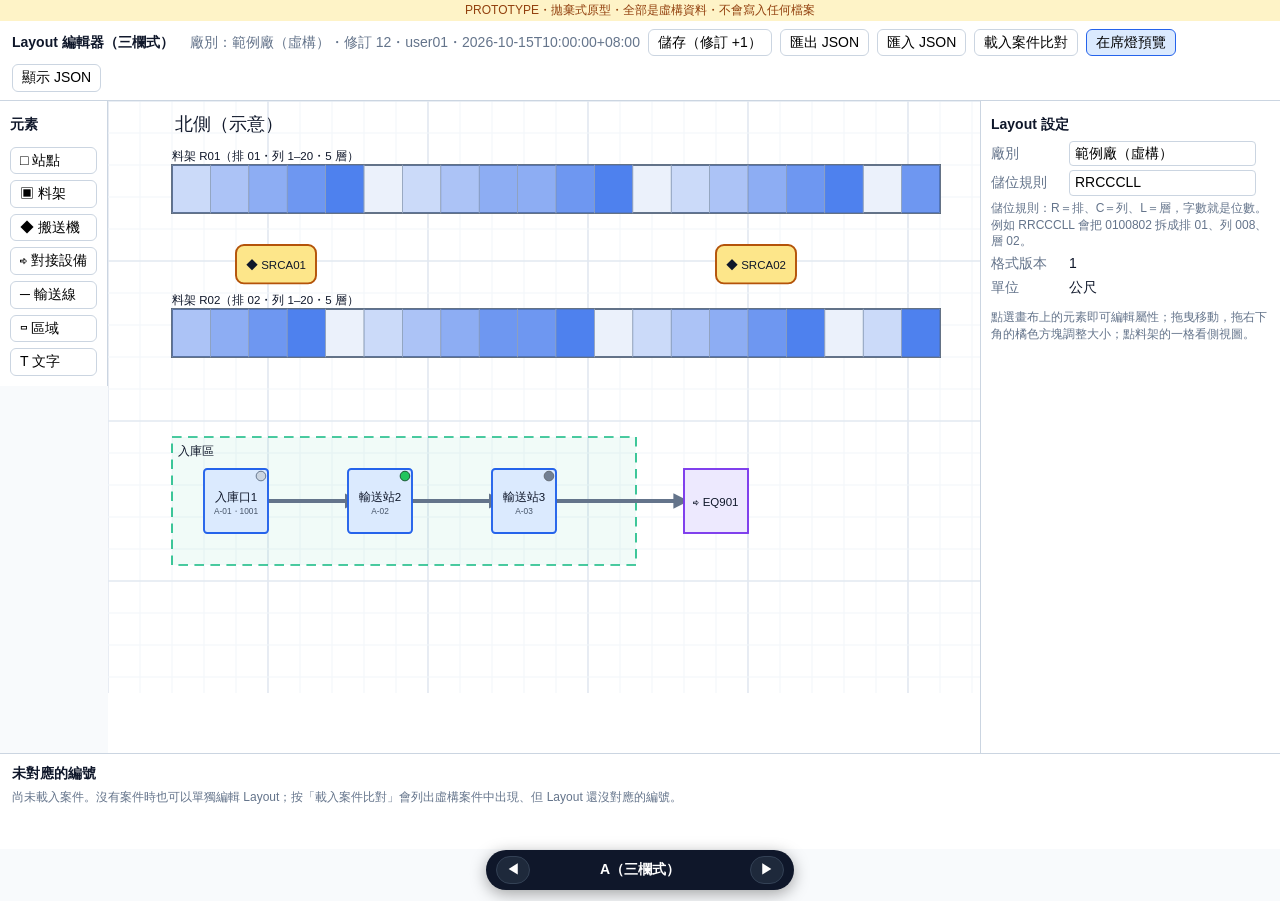
<file: prototypes/layout-editor/layout-editor-prototype.html>
<!doctype html>
<!--
  PROTOTYPE（拋棄式原型）— Layout 編輯器
  問題：Layout 編輯器的版面該長什麼樣子？
  計畫：同一份虛構 Layout，三種結構不同的編輯器版面，以 ?variant=A|B|C 或下方切換列切換（鍵盤 ← →）。
  - A 三欄式：工具箱｜畫布｜屬性，下方是「未對應」清單（拖曳對應）
  - B 畫布優先：畫布全滿，工具箱與屬性浮動，「未對應」在右側抽屜
  - C 對應優先：左側是未對應清單（下拉選單對應）與元素表格，右側是畫布預覽與屬性
  所有資料都是虛構的範例；不寫入檔案、不連網，狀態只在記憶體中。
  依據：ADR-0005（回放的世界模型）與「Layout 模型與設定檔」ticket 的 Q1～Q8。
-->
<html lang="zh-TW">
<head>
<meta charset="utf-8">
<meta name="viewport" content="width=device-width, initial-scale=1">
<title>Layout 編輯器原型（PROTOTYPE・虛構資料）</title>
<style>
  :root { --bd:#cbd5e1; --bg:#f8fafc; --pn:#ffffff; --tx:#0f172a; --mu:#64748b; --ac:#2563eb; --er:#dc2626; }
  * { box-sizing: border-box; }
  html, body { margin:0; height:100%; overflow:hidden; background:var(--bg); color:var(--tx); font:14px/1.4 "Segoe UI","Microsoft JhengHei",sans-serif; }
  #app { height: calc(100vh - 20px); display:flex; flex-direction:column; }
  button { font:inherit; border:1px solid var(--bd); background:#fff; border-radius:6px; padding:3px 9px; cursor:pointer; }
  button:hover { border-color:var(--ac); }
  button.on { background:#dbeafe; border-color:var(--ac); }
  input, select { font:inherit; border:1px solid var(--bd); border-radius:4px; padding:2px 5px; }
  input[type=number] { width:70px; }
  .top { display:flex; gap:8px; align-items:center; padding:8px 12px; background:var(--pn); border-bottom:1px solid var(--bd); flex-wrap:wrap; }
  .top .title { font-weight:700; margin-right:8px; }
  .top .meta { color:var(--mu); }
  .msg { color:var(--er); font-weight:600; }
  .msg.ok { color:#15803d; }
  .canvas-wrap { overflow:auto; background:#fff; position:relative; }
  svg#cv { display:block; user-select:none; }
  .tool { display:flex; gap:6px; }
  .tool.v { flex-direction:column; }
  .tool button { text-align:left; white-space:nowrap; }
  .sec-title { font-weight:700; margin:4px 0 6px; }
  .hint { color:var(--mu); font-size:12px; }
  .field { display:flex; align-items:center; gap:6px; margin:4px 0; }
  .field > label { width:72px; color:var(--mu); flex:none; }
  .chips { display:flex; flex-wrap:wrap; gap:4px; }
  .chip { background:#e0e7ff; border-radius:10px; padding:1px 8px; font-size:12px; }
  .chip b { cursor:pointer; margin-left:4px; color:var(--mu); }
  .um { display:inline-flex; gap:6px; align-items:center; border:1px dashed var(--ac); border-radius:6px; padding:3px 8px; margin:3px; background:#eff6ff; cursor:grab; }
  .um .k { color:var(--mu); font-size:12px; }
  table { border-collapse:collapse; width:100%; }
  td, th { border-bottom:1px solid #e2e8f0; padding:4px 6px; text-align:left; vertical-align:top; }
  tr.sel td { background:#dbeafe; }
  tr[data-act] { cursor:pointer; }
  /* A 三欄式 */
  .a-main { flex:1; display:flex; min-height:0; }
  .a-main .tool { padding:10px; border-right:1px solid var(--bd); background:var(--pn); }
  .a-main .canvas-wrap { flex:1; }
  .a-main .props { width:300px; padding:10px; border-left:1px solid var(--bd); background:var(--pn); overflow:auto; }
  .a-bottom { height:96px; padding:6px 12px; border-top:1px solid var(--bd); background:var(--pn); overflow:auto; margin-bottom:52px; }
  /* B 畫布優先 */
  .b-main { flex:1; position:relative; min-height:0; }
  .b-main .canvas-wrap { position:absolute; inset:0; bottom:52px; padding-left:150px; }
  .float { position:absolute; background:rgba(255,255,255,.96); border:1px solid var(--bd); border-radius:10px; box-shadow:0 6px 20px rgba(0,0,0,.12); padding:10px; }
  .tool-f { top:12px; left:12px; }
  .props-f { top:12px; right:12px; width:290px; max-height:calc(100% - 90px); overflow:auto; }
  .drawer { position:absolute; top:0; right:0; bottom:52px; width:300px; background:var(--pn); border-left:1px solid var(--bd); padding:10px; overflow:auto; box-shadow:-6px 0 20px rgba(0,0,0,.08); }
  /* C 對應優先 */
  .c-main { flex:1; display:flex; min-height:0; margin-bottom:52px; }
  .c-left { width:46%; display:flex; flex-direction:column; border-right:1px solid var(--bd); background:var(--pn); overflow:auto; }
  .c-left section { padding:10px; border-bottom:1px solid var(--bd); }
  .c-right { flex:1; display:flex; flex-direction:column; min-width:0; }
  .c-right .canvas-wrap { flex:1; }
  .c-props { height:230px; overflow:auto; padding:10px; border-top:1px solid var(--bd); background:var(--pn); }
  .c-um-row { display:flex; gap:6px; align-items:center; margin:3px 0; }
  .c-um-row code { min-width:70px; }
  /* 共用：切換列、彈窗、JSON */
  #switcher { position:fixed; left:50%; bottom:10px; transform:translateX(-50%); background:#0f172a; color:#fff; border-radius:999px; padding:6px 10px; display:flex; gap:10px; align-items:center; box-shadow:0 4px 16px rgba(0,0,0,.35); z-index:50; }
  #switcher button { background:#1e293b; color:#fff; border-color:#334155; border-radius:999px; }
  #switcher .lab { min-width:200px; text-align:center; font-weight:600; }
  #modal { position:fixed; inset:0; background:rgba(15,23,42,.45); display:flex; align-items:center; justify-content:center; z-index:60; }
  #modal[hidden] { display:none; }
  .mbox { background:#fff; border-radius:10px; padding:16px; width:min(720px, 92vw); max-height:84vh; overflow:auto; }
  .mbox textarea { width:100%; height:360px; font:12px/1.4 Consolas,monospace; }
  #json { position:fixed; right:12px; bottom:60px; width:380px; max-height:46vh; overflow:auto; background:#0f172a; color:#e2e8f0; border-radius:10px; padding:10px; font:12px/1.4 Consolas,monospace; z-index:40; white-space:pre; }
  #json[hidden] { display:none; }
  .banner { background:#fef3c7; color:#92400e; padding:2px 10px; font-size:12px; text-align:center; }
  /* SVG */
  .grid1 { stroke:#f1f5f9; stroke-width:.03; }
  .grid5 { stroke:#e2e8f0; stroke-width:.05; }
  .area { fill:rgba(16,185,129,.06); stroke:#10b981; stroke-width:.05; stroke-dasharray:.3 .2; }
  .st { fill:#dbeafe; stroke:#2563eb; stroke-width:.06; }
  .rack { fill:#f8fafc; stroke:#475569; stroke-width:.06; }
  .cell { stroke:#94a3b8; stroke-width:.02; cursor:pointer; }
  .cell:hover { stroke:#f59e0b; stroke-width:.08; }
  .veh { fill:#fde68a; stroke:#b45309; stroke-width:.06; }
  .dock { fill:#ede9fe; stroke:#7c3aed; stroke-width:.06; }
  .conv { stroke:#64748b; stroke-width:.12; }
  .conv-hit { stroke:transparent; stroke-width:.6; cursor:pointer; }
  .selbox { fill:none; stroke:#f59e0b; stroke-width:.08; stroke-dasharray:.25 .15; }
  .handle { fill:#f59e0b; cursor:nwse-resize; }
  .t { font-size:.36px; fill:#0f172a; pointer-events:none; }
  .ts { font-size:.26px; fill:#475569; pointer-events:none; }
  .pres-on { fill:#22c55e; stroke:#14532d; stroke-width:.03; }
  .pres-off { fill:#1e293b; stroke:#000; stroke-width:.03; opacity:.55; }
  .pres-unk { fill:#cbd5e1; stroke:#64748b; stroke-width:.03; }
  .dropok { outline:3px solid #22c55e; }
</style>
</head>
<body>
<div class="banner">PROTOTYPE・拋棄式原型・全部是虛構資料・不會寫入任何檔案</div>
<div id="app"></div>
<div id="switcher">
  <button data-sw="-1" title="上一個（←）">◀</button>
  <span class="lab" id="swlab"></span>
  <button data-sw="1" title="下一個（→）">▶</button>
</div>
<div id="modal" hidden></div>
<pre id="json" hidden></pre>

<script>
"use strict";
// ---------- 常數與虛構資料 ----------
const SNAP = 0.5;            // 格線吸附（公尺）
const PX_PER_M = 32;         // 畫面縮放
const VARIANTS = { A: "三欄式", B: "畫布優先", C: "對應優先" };
const ALIASABLE = ["station", "vehicle", "dock"];
const TYPES = {
  station:  { label: "站點",     icon: "□", d: { w: 2, h: 2, height: 1.2 } },
  rack:     { label: "料架",     icon: "▣", d: { w: 12,  h: 1.5, height: 12.5 } },
  vehicle:  { label: "搬送機",   icon: "◆", d: { w: 2.5, h: 1.2, height: 2 } },
  dock:     { label: "對接設備", icon: "⇨", d: { w: 2, h: 2, height: 1.5 } },
  conveyor: { label: "輸送線",   icon: "─" },
  area:     { label: "區域",     icon: "▭", d: { w: 6,   h: 4,   height: 0 } },
  label:    { label: "文字",     icon: "T", d: { w: 3,   h: 1,   height: 0 } },
};
// 虛構案件中出現的編號（模擬「載入案件比對」）
const CASE_IDS = [
  { code: "A-01",   kind: "站點",     count: 512 },
  { code: "A-02",   kind: "站點",     count: 431 },
  { code: "A-04",   kind: "站點",     count: 230 },
  { code: "1002",   kind: "站點",     count: 88 },
  { code: "1099",   kind: "站點",     count: 12 },
  { code: "SRCA01", kind: "搬送機",   count: 301 },
  { code: "SSCA01", kind: "搬送機",   count: 140 },
  { code: "EQ901",  kind: "對接設備", count: 40 },
  { code: "EQ902",  kind: "對接設備", count: 5 },
];

function initialLayout() {
  const base = (o) => Object.assign({ rotation: 0, props: {} }, o);
  return {
    formatVersion: 1,
    plant: "範例廠（虛構）",
    revision: 12,
    revisedBy: "user01",
    revisedAt: "2026-10-15T10:00:00+08:00",
    units: "m",
    storageCodeRule: "RRCCCLL",
    elements: [
      base({ id: "ar-1", type: "area", name: "入庫區", x: 2, y: 10.5, w: 14.5, h: 4, height: 0 }),
      base({ id: "tx-1", type: "label", name: "北側（示意）", x: 2, y: 0.2, w: 4, h: 1, height: 0 }),
      base({ id: "rk-1", type: "rack", name: "料架 R01", row: "01", colFrom: 1, colTo: 20, levels: 5, levelHeight: 2.5, x: 2, y: 2, w: 24, h: 1.5, height: 12.5 }),
      base({ id: "rk-2", type: "rack", name: "料架 R02", row: "02", colFrom: 1, colTo: 20, levels: 5, levelHeight: 2.5, x: 2, y: 6.5, w: 24, h: 1.5, height: 12.5 }),
      base({ id: "vh-1", type: "vehicle", name: "SRCA01", aliases: ["SRCA01"], x: 4, y: 4.5, w: 2.5, h: 1.2, height: 2 }),
      base({ id: "vh-2", type: "vehicle", name: "SRCA02", aliases: ["SRCA02"], x: 19, y: 4.5, w: 2.5, h: 1.2, height: 2 }),
      base({ id: "st-1", type: "station", name: "入庫口1", aliases: ["A-01", "1001"], x: 3, y: 11.5, w: 2, h: 2, height: 1.2, props: { "樓層": "1F" } }),
      base({ id: "st-2", type: "station", name: "輸送站2", aliases: ["A-02"], x: 7.5, y: 11.5, w: 2, h: 2, height: 1.2 }),
      base({ id: "st-3", type: "station", name: "輸送站3", aliases: ["A-03"], x: 12, y: 11.5, w: 2, h: 2, height: 1.2 }),
      base({ id: "eq-1", type: "dock", name: "EQ901", aliases: ["EQ901"], x: 18, y: 11.5, w: 2, h: 2, height: 1.5 }),
      { id: "cv-1", type: "conveyor", from: "st-1", to: "st-2" },
      { id: "cv-2", type: "conveyor", from: "st-2", to: "st-3" },
      { id: "cv-3", type: "conveyor", from: "st-3", to: "eq-1" },
    ],
  };
}

// ---------- 狀態（只在記憶體中） ----------
const S = {
  layout: initialLayout(),
  sel: null,
  msg: "", msgOk: false,
  caseLoaded: false,
  presence: true,
  drawer: false,
  jsonOpen: false,
  variant: (new URLSearchParams(location.search).get("variant") || "A").toUpperCase(),
};
if (!VARIANTS[S.variant]) S.variant = "A";
let seq = 100;

// ---------- 小工具 ----------
const esc = (s) => String(s ?? "").replace(/[&<>"']/g, (c) => ({ "&": "&amp;", "<": "&lt;", ">": "&gt;", '"': "&quot;", "'": "&#39;" }[c]));
const byId = (id) => S.layout.elements.find((e) => e.id === id);
const snap = (v) => Math.round(v / SNAP) * SNAP;
const hash = (s) => { let h = 7; for (const c of String(s)) h = (h * 31 + c.charCodeAt(0)) >>> 0; return h; };
const occ = (el, col) => hash(el.id + ":" + col) % (el.levels + 1);   // 虛構：這一列有幾層有貨
const center = (e) => ({ x: e.x + e.w / 2, y: e.y + e.h / 2 });
function say(text, ok) { S.msg = text; S.msgOk = !!ok; }

function aliasOwner(code) {
  const k = code.trim().toLowerCase();
  return S.layout.elements.find((e) => (e.aliases || []).some((a) => a.toLowerCase() === k));
}
function addAlias(el, code) {
  code = (code || "").trim();
  if (!code) return;
  if (!ALIASABLE.includes(el.type)) { say(`「${TYPES[el.type].label}」不能加別名；只有站點、搬送機、對接設備可以。`); return; }
  const owner = aliasOwner(code);
  if (owner && owner !== el) { say(`別名「${code}」已經屬於「${owner.name}」。同一個別名只能屬於一個元素。`); return; }
  if (owner === el) { say(`「${el.name}」已經有別名「${code}」。`); return; }
  el.aliases.push(code);
  say(`已把「${code}」加為「${el.name}」的別名。`, true);
}
function unmapped() { return S.caseLoaded ? CASE_IDS.filter((c) => !aliasOwner(c.code)) : []; }
function storageCode(row, col, level) {
  const rule = S.layout.storageCodeRule;
  const n = (ch) => (rule.match(new RegExp(ch, "g")) || []).length;
  return String(row).padStart(n("R"), "0") + String(col).padStart(n("C"), "0") + String(level).padStart(n("L"), "0");
}
function nowIso() {
  const d = new Date(Date.now() + 8 * 3600 * 1000);
  return d.toISOString().slice(0, 19) + "+08:00";
}

// ---------- SVG 畫布 ----------
function canvasSVG() {
  const els = S.layout.elements.filter((e) => e.type !== "conveyor");
  const W = Math.max(34, ...els.map((e) => e.x + e.w + 4));
  const H = Math.max(18, ...els.map((e) => e.y + e.h + 4));
  let g = "";
  for (let x = 0; x <= W; x++) g += `<line class="${x % 5 ? "grid1" : "grid5"}" x1="${x}" y1="0" x2="${x}" y2="${H}"/>`;
  for (let y = 0; y <= H; y++) g += `<line class="${y % 5 ? "grid1" : "grid5"}" x1="0" y1="${y}" x2="${W}" y2="${y}"/>`;
  const order = ["area", "conveyor", "rack", "station", "dock", "vehicle", "label"];
  const sorted = [...S.layout.elements].sort((a, b) => order.indexOf(a.type) - order.indexOf(b.type));
  return `<svg id="cv" xmlns="http://www.w3.org/2000/svg" width="${W * PX_PER_M}" height="${H * PX_PER_M}" viewBox="0 0 ${W} ${H}">
    <defs><marker id="arr" viewBox="0 0 10 10" refX="9" refY="5" markerWidth="4" markerHeight="4" orient="auto-start-reverse"><path d="M0,0 L10,5 L0,10 z" fill="#64748b"/></marker></defs>
    <rect x="0" y="0" width="${W}" height="${H}" fill="#fff"/>${g}
    ${sorted.map(elSVG).join("")}
  </svg>`;
}
function presClass(el) {
  if (!S.presence) return "pres-unk";
  const v = hash(el.id) % 3;            // 虛構：預覽三種燈號
  return ["pres-on", "pres-off", "pres-unk"][v];
}
function elSVG(e) {
  if (e.type === "conveyor") {
    const a = byId(e.from), b = byId(e.to);
    if (!a || !b) return "";
    const p = center(a), q = center(b);
    const sel = S.sel === e.id ? ` style="stroke:#f59e0b"` : "";
    return `<g data-id="${e.id}"><line class="conv-hit" x1="${p.x}" y1="${p.y}" x2="${q.x}" y2="${q.y}"/>
      <line class="conv"${sel} x1="${p.x + (q.x - p.x) * 0.15}" y1="${p.y + (q.y - p.y) * 0.15}" x2="${q.x - (q.x - p.x) * 0.15}" y2="${q.y - (q.y - p.y) * 0.15}" marker-end="url(#arr)"/></g>`;
  }
  const c = center(e);
  const tr = e.rotation ? ` transform="rotate(${e.rotation} ${c.x} ${c.y})"` : "";
  let s = "";
  switch (e.type) {
    case "area":
      s = `<rect class="area" x="${e.x}" y="${e.y}" width="${e.w}" height="${e.h}"/><text class="t" x="${e.x + 0.2}" y="${e.y + 0.55}">${esc(e.name)}</text>`;
      break;
    case "label":
      s = `<rect x="${e.x}" y="${e.y}" width="${e.w}" height="${e.h}" fill="transparent"/><text class="t" style="font-size:.55px" x="${e.x + 0.1}" y="${e.y + 0.7}">${esc(e.name)}</text>`;
      break;
    case "station":
      s = `<rect class="st" x="${e.x}" y="${e.y}" width="${e.w}" height="${e.h}" rx=".1"/>
        <text class="t" x="${c.x}" y="${c.y}" text-anchor="middle">${esc(e.name)}</text>
        <text class="ts" x="${c.x}" y="${c.y + 0.42}" text-anchor="middle">${esc((e.aliases || []).join("・"))}</text>
        <circle class="${presClass(e)}" cx="${e.x + e.w - 0.22}" cy="${e.y + 0.22}" r=".15"/>`;
      break;
    case "rack": {
      const n = Math.max(1, e.colTo - e.colFrom + 1), cw = e.w / n;
      s = `<rect class="rack" x="${e.x}" y="${e.y}" width="${e.w}" height="${e.h}"/>`;
      for (let i = 0; i < n; i++) {
        const col = e.colFrom + i, o = occ(e, col);
        const fill = `rgba(37,99,235,${(0.06 + 0.74 * o / Math.max(1, e.levels)).toFixed(2)})`;
        s += `<rect class="cell" data-cell="${e.id}:${col}" x="${e.x + i * cw}" y="${e.y}" width="${cw}" height="${e.h}" fill="${fill}"><title>列 ${col}：${o}／${e.levels} 層有貨（虛構）— 點一下看側視圖</title></rect>`;
      }
      s += `<text class="t" x="${e.x}" y="${e.y - 0.15}">${esc(e.name)}（排 ${esc(e.row)}・列 ${e.colFrom}–${e.colTo}・${e.levels} 層）</text>`;
      break;
    }
    case "vehicle":
      s = `<rect class="veh" x="${e.x}" y="${e.y}" width="${e.w}" height="${e.h}" rx=".25"/><text class="t" x="${c.x}" y="${c.y + 0.15}" text-anchor="middle">◆ ${esc(e.name)}</text>`;
      break;
    case "dock":
      s = `<rect class="dock" x="${e.x}" y="${e.y}" width="${e.w}" height="${e.h}"/><text class="t" x="${c.x}" y="${c.y + 0.15}" text-anchor="middle">⇨ ${esc(e.name)}</text>`;
      break;
  }
  if (S.sel === e.id) {
    s += `<rect class="selbox" x="${e.x - 0.1}" y="${e.y - 0.1}" width="${e.w + 0.2}" height="${e.h + 0.2}"/>
      <rect class="handle" data-handle="${e.id}" x="${e.x + e.w - 0.2}" y="${e.y + e.h - 0.2}" width=".4" height=".4"/>`;
  }
  return `<g data-id="${e.id}"${tr}>${s}</g>`;
}

// ---------- 共用面板 ----------
function topbar(withDrawer) {
  const L = S.layout, n = unmapped().length;
  return `<span class="title">Layout 編輯器（${esc(VARIANTS[S.variant])}）</span>
    <span class="meta">廠別：${esc(L.plant)}・修訂 ${L.revision}・${esc(L.revisedBy)}・${esc(L.revisedAt)}</span>
    <button data-act="save">儲存（修訂 +1）</button>
    <button data-act="export">匯出 JSON</button>
    <button data-act="import">匯入 JSON</button>
    <button data-act="case" class="${S.caseLoaded ? "on" : ""}">${S.caseLoaded ? "已載入案件（虛構）" : "載入案件比對"}</button>
    <button data-act="pres" class="${S.presence ? "on" : ""}">在席燈預覽</button>
    <button data-act="json" class="${S.jsonOpen ? "on" : ""}">顯示 JSON</button>
    ${withDrawer ? `<button data-act="drawer" class="${S.drawer ? "on" : ""}">未對應（${S.caseLoaded ? n : "–"}）</button>` : ""}
    <span class="msg ${S.msgOk ? "ok" : ""}">${esc(S.msg)}</span>`;
}
function toolbox(dir) {
  return `<div class="tool ${dir}">${dir === "v" ? `<div class="sec-title">元素</div>` : `<b style="align-self:center">新增：</b>`}
    ${Object.entries(TYPES).map(([k, t]) => `<button data-act="add" data-type="${k}">${t.icon} ${t.label}</button>`).join("")}
  </div>`;
}
function unmappedHTML(mode) {
  if (!S.caseLoaded) return `<div class="sec-title">未對應的編號</div><div class="hint">尚未載入案件。沒有案件時也可以單獨編輯 Layout；按「載入案件比對」會列出虛構案件中出現、但 Layout 還沒對應的編號。</div>`;
  const list = unmapped();
  if (!list.length) return `<div class="sec-title">未對應的編號</div><div class="hint">全部都已對應。</div>`;
  if (mode === "drag") {
    return `<div class="sec-title">未對應的編號（${list.length}）<span class="hint">　拖到畫布上的站點、搬送機或對接設備，即可加為別名</span></div>
      ${list.map((c) => `<span class="um" draggable="true" data-code="${esc(c.code)}"><code>${esc(c.code)}</code><span class="k">${esc(c.kind)}・${c.count} 次</span></span>`).join("")}`;
  }
  const targets = S.layout.elements.filter((e) => ALIASABLE.includes(e.type));
  return `<div class="sec-title">未對應的編號（${list.length}）</div>
    ${list.map((c) => `<div class="c-um-row"><code>${esc(c.code)}</code><span class="hint" style="width:110px">${esc(c.kind)}・${c.count} 次</span>
      <select id="map-${esc(c.code)}"><option value="">對應到…</option>${targets.map((e) => `<option value="${e.id}">${esc(TYPES[e.type].label)}：${esc(e.name)}</option>`).join("")}</select>
      <button data-act="map" data-code="${esc(c.code)}">對應</button></div>`).join("")}`;
}
function tableHTML() {
  const rows = S.layout.elements.map((e) => {
    let detail;
    if (e.type === "conveyor") detail = `${esc(byId(e.from)?.name ?? "?")} → ${esc(byId(e.to)?.name ?? "?")}`;
    else if (e.type === "rack") detail = `排 ${esc(e.row)}・列 ${e.colFrom}–${e.colTo}・${e.levels} 層`;
    else if (ALIASABLE.includes(e.type)) detail = `<span class="chips">${(e.aliases || []).map((a) => `<span class="chip">${esc(a)}</span>`).join("") || `<span class="msg">尚無別名</span>`}</span>`;
    else detail = `<span class="hint">輔助元素</span>`;
    return `<tr data-act="select" data-id="${e.id}" class="${S.sel === e.id ? "sel" : ""}"><td>${TYPES[e.type].icon} ${TYPES[e.type].label}</td><td>${esc(e.name ?? "")}</td><td>${detail}</td></tr>`;
  }).join("");
  return `<div class="sec-title">元素清單（${S.layout.elements.length}）</div><table><tr><th>種類</th><th>名稱</th><th>別名／內容</th></tr>${rows}</table>`;
}
function num(label, f, v, step) { return `<div class="field"><label>${label}</label><input type="number" step="${step || SNAP}" data-f="${f}" value="${v}"></div>`; }
function txt(label, f, v) { return `<div class="field"><label>${label}</label><input type="text" data-f="${f}" value="${esc(v)}"></div>`; }
function propsHTML() {
  const e = S.sel && byId(S.sel);
  if (!e) {
    const L = S.layout;
    return `<div class="sec-title">Layout 設定</div>
      <div class="field"><label>廠別</label><input type="text" data-lf="plant" value="${esc(L.plant)}"></div>
      <div class="field"><label>儲位規則</label><input type="text" data-lf="storageCodeRule" value="${esc(L.storageCodeRule)}"></div>
      <div class="hint">儲位規則：R＝排、C＝列、L＝層，字數就是位數。例如 RRCCCLL 會把 0100802 拆成排 01、列 008、層 02。</div>
      <div class="field"><label>格式版本</label>${L.formatVersion}</div>
      <div class="field"><label>單位</label>公尺</div>
      <p class="hint">點選畫布上的元素即可編輯屬性；拖曳移動，拖右下角的橘色方塊調整大小；點料架的一格看側視圖。</p>`;
  }
  const t = TYPES[e.type];
  let h = `<div class="sec-title">${t.icon} ${t.label}　<span class="hint">${e.id}</span></div>`;
  if (e.type === "conveyor") {
    const opts = (cur) => S.layout.elements.filter((x) => ["station", "dock"].includes(x.type)).map((x) => `<option value="${x.id}" ${x.id === cur ? "selected" : ""}>${esc(x.name)}</option>`).join("");
    h += `<div class="field"><label>起點</label><select data-f="from">${opts(e.from)}</select></div>
      <div class="field"><label>終點</label><select data-f="to">${opts(e.to)}</select></div>
      <p class="hint">輸送線只表示方向，不和 LOG 對應，也不從 LOG 推導狀態。</p>`;
  } else {
    h += txt("名稱", "name", e.name);
    if (ALIASABLE.includes(e.type)) {
      h += `<div class="field"><label>別名</label><span class="chips">${e.aliases.map((a) => `<span class="chip">${esc(a)}<b data-act="delalias" data-alias="${esc(a)}" title="移除">×</b></span>`).join("")}</span></div>
        <div class="field"><label></label><input id="alias-in" placeholder="輸入編號後按 Enter"><button data-act="addalias">加入</button></div>`;
    }
    if (e.type === "rack") {
      h += txt("排", "row", e.row) + num("起始列", "colFrom", e.colFrom, 1) + num("結束列", "colTo", e.colTo, 1) + num("層數", "levels", e.levels, 1) + num("每層高 m", "levelHeight", e.levelHeight, 0.1);
    }
    h += num("x（m）", "x", e.x) + num("y（m）", "y", e.y) + num("寬（m）", "w", e.w) + num("深（m）", "h", e.h);
    h += e.type === "rack" ? `<div class="field"><label>高度</label>${(e.levels * e.levelHeight).toFixed(1)} m（層數 × 每層高）</div>` : num("高度（m）", "height", e.height, 0.1);
    h += `<div class="field"><label>旋轉</label>${[0, 90, 180, 270].map((r) => `<button data-act="rot" data-rot="${r}" class="${e.rotation === r ? "on" : ""}">${r}°</button>`).join("")}</div>`;
    h += `<div class="sec-title" style="margin-top:10px">自訂屬性（文字）</div>
      ${Object.entries(e.props).map(([k, v]) => `<div class="field"><input type="text" data-pk="${esc(k)}" value="${esc(k)}" style="width:90px">＝<input type="text" data-pv="${esc(k)}" value="${esc(v)}" style="width:110px"><button data-act="delprop" data-key="${esc(k)}">×</button></div>`).join("")}
      <button data-act="addprop">＋ 新增屬性</button>`;
  }
  h += `<p><button data-act="delel" style="color:var(--er)">刪除這個元素</button></p>`;
  return h;
}

// ---------- 三種版面 ----------
const LAYOUTS = {
  A: () => `<div class="top">${topbar(false)}</div>
    <div class="a-main"><aside>${toolbox("v")}</aside><div class="canvas-wrap" id="cw"></div><aside class="props">${propsHTML()}</aside></div>
    <div class="a-bottom">${unmappedHTML("drag")}</div>`,
  B: () => `<div class="top">${topbar(true)}</div>
    <div class="b-main"><div class="canvas-wrap" id="cw"></div>
      <div class="float tool-f">${toolbox("v")}</div>
      ${S.sel ? `<div class="float props-f" style="${S.drawer ? "right:324px" : ""}">${propsHTML()}</div>` : ""}
      ${S.drawer ? `<div class="drawer">${unmappedHTML("drag")}</div>` : ""}
    </div>`,
  C: () => `<div class="top">${topbar(false)}</div>
    <div class="c-main">
      <div class="c-left"><section>${unmappedHTML("select")}</section><section>${tableHTML()}</section></div>
      <div class="c-right"><div style="padding:6px 10px;border-bottom:1px solid var(--bd);background:var(--pn)">${toolbox("h")}</div>
        <div class="canvas-wrap" id="cw"></div><div class="c-props">${propsHTML()}</div></div>
    </div>`,
};

// ---------- 繪製 ----------
function drawCanvas() { const cw = document.getElementById("cw"); if (cw) cw.innerHTML = canvasSVG(); }
function render() {
  const old = document.getElementById("cw");
  const sc = old ? [old.scrollLeft, old.scrollTop] : [0, 0];
  const app = document.getElementById("app");
  app.innerHTML = LAYOUTS[S.variant]();
  drawCanvas();
  const cw = document.getElementById("cw");
  if (cw) { cw.scrollLeft = sc[0]; cw.scrollTop = sc[1]; }
  document.getElementById("swlab").textContent = `${S.variant}（${VARIANTS[S.variant]}）`;
  const js = document.getElementById("json");
  js.hidden = !S.jsonOpen;
  if (S.jsonOpen) {
    const e = S.sel && byId(S.sel);
    js.textContent = e ? "// 選取中的元素\n" + JSON.stringify(e, null, 2) : "// 整份 Layout\n" + JSON.stringify(S.layout, null, 2);
  }
}
function setVariant(v) {
  S.variant = v;
  try { history.replaceState(null, "", "?variant=" + v); } catch (_) { /* file:// 某些瀏覽器不允許 */ }
  render();
}

// ---------- 彈窗 ----------
function openModal(html) { const m = document.getElementById("modal"); m.innerHTML = `<div class="mbox">${html}</div>`; m.hidden = false; }
function closeModal() { document.getElementById("modal").hidden = true; }
function openRack(cellKey) {
  const [id, colS] = cellKey.split(":");
  const e = byId(id), col = +colS, o = occ(e, col);
  let rows = "";
  for (let l = e.levels; l >= 1; l--) {
    const has = l <= o;
    const code = storageCode(e.row, col, l);
    const pallet = has ? `棧板 PLT-EX-${String(hash(code)).slice(0, 4)}（${2 + hash(code) % 4} 桶）` : `<span class="hint">空</span>`;
    rows += `<tr><td>第 ${l} 層</td><td><code>${code}</code></td><td>${pallet}</td></tr>`;
  }
  openModal(`<div class="sec-title">${esc(e.name)}・列 ${col} 側視圖（虛構資料）</div>
    <table><tr><th>層</th><th>儲位編號</th><th>內容</th></tr>${rows}</table>
    <p class="hint">儲位編號依 Layout 的儲位規則「${esc(S.layout.storageCodeRule)}」組成。回放時，這裡會顯示推導出來的棧板；未知的儲位顯示灰色。</p>
    <button data-act="close">關閉</button>`);
}

// ---------- 事件 ----------
function toMeters(svg, ev) {
  const p = svg.createSVGPoint(); p.x = ev.clientX; p.y = ev.clientY;
  return p.matrixTransform(svg.getScreenCTM().inverse());
}
let drag = null;
document.addEventListener("mousedown", (ev) => {
  const svg = ev.target.closest && ev.target.closest("svg#cv");
  if (!svg || ev.button !== 0) return;
  const p = toMeters(svg, ev);
  const h = ev.target.closest("[data-handle]");
  if (h) { const el = byId(h.dataset.handle); drag = { mode: "resize", el, p0: p, w0: el.w, h0: el.h, sx: ev.clientX, sy: ev.clientY, moved: false }; ev.preventDefault(); return; }
  const g = ev.target.closest("[data-id]");
  if (g) {
    const el = byId(g.dataset.id), cell = ev.target.closest("[data-cell]");
    S.sel = el.id; say("");
    drag = { mode: el.type === "conveyor" ? "none" : "move", el, p0: p, x0: el.x, y0: el.y, sx: ev.clientX, sy: ev.clientY, moved: false, cell: cell ? cell.dataset.cell : null };
    ev.preventDefault(); render(); return;
  }
  S.sel = null; render();
});
window.addEventListener("mousemove", (ev) => {
  if (!drag || drag.mode === "none") return;
  if (!drag.moved && Math.hypot(ev.clientX - drag.sx, ev.clientY - drag.sy) < 4) return;
  drag.moved = true;
  const p = toMeters(document.getElementById("cv"), ev);
  const dx = p.x - drag.p0.x, dy = p.y - drag.p0.y;
  if (drag.mode === "move") { drag.el.x = Math.max(0, snap(drag.x0 + dx)); drag.el.y = Math.max(0, snap(drag.y0 + dy)); }
  else { drag.el.w = Math.max(SNAP, snap(drag.w0 + dx)); drag.el.h = Math.max(SNAP, snap(drag.h0 + dy)); }
  drawCanvas();
});
window.addEventListener("mouseup", () => {
  if (!drag) return;
  const d = drag; drag = null;
  if (!d.moved && d.cell) openRack(d.cell);
  render();
});

document.addEventListener("click", (ev) => {
  const sw = ev.target.closest("[data-sw]");
  if (sw) { const keys = Object.keys(VARIANTS); const i = (keys.indexOf(S.variant) + +sw.dataset.sw + keys.length) % keys.length; setVariant(keys[i]); return; }
  const b = ev.target.closest("[data-act]");
  if (!b) return;
  const act = b.dataset.act, e = S.sel && byId(S.sel);
  switch (act) {
    case "add": {
      const type = b.dataset.type, t = TYPES[type], id = type.slice(0, 2) + "-" + (++seq);
      let el;
      if (type === "conveyor") {
        const ends = S.layout.elements.filter((x) => ["station", "dock"].includes(x.type));
        if (ends.length < 2) { say("輸送線需要至少兩個站點或對接設備。"); break; }
        el = { id, type, from: ends[0].id, to: ends[1].id };
      } else {
        el = Object.assign({ id, type, name: `新${t.label} ${seq}`, x: 2 + (seq % 5), y: 15, rotation: 0, props: {} }, t.d);
        if (ALIASABLE.includes(type)) el.aliases = [];
        if (type === "rack") Object.assign(el, { row: "09", colFrom: 1, colTo: 10, levels: 5, levelHeight: 2.5 });
      }
      S.layout.elements.push(el); S.sel = id; say(`已新增${t.label}。`, true);
      break;
    }
    case "save": S.layout.revision++; S.layout.revisedAt = nowIso(); say(`已儲存為修訂 ${S.layout.revision}（原型只存在記憶體中）。`, true); break;
    case "export":
      openModal(`<div class="sec-title">匯出 Layout（JSON）</div><textarea readonly>${esc(JSON.stringify(S.layout, null, 2))}</textarea>
        <p><button data-act="download">下載 layout.json</button> <button data-act="close">關閉</button></p>`);
      return;
    case "download": {
      const a = document.createElement("a");
      a.href = URL.createObjectURL(new Blob([JSON.stringify(S.layout, null, 2)], { type: "application/json" }));
      a.download = "layout-prototype.json"; a.click(); return;
    }
    case "import":
      openModal(`<div class="sec-title">匯入 Layout（貼上 JSON）</div><textarea id="imp">${esc(JSON.stringify(S.layout, null, 2))}</textarea>
        <p><button data-act="doimport">套用</button> <button data-act="close">取消</button></p>`);
      return;
    case "doimport":
      try {
        const L = JSON.parse(document.getElementById("imp").value);
        if (L.formatVersion !== 1 || !Array.isArray(L.elements)) throw new Error("formatVersion 必須是 1，且要有 elements");
        S.layout = L; S.sel = null; say("已匯入。", true); closeModal();
      } catch (err) { alert("無法匯入：" + err.message); return; }
      break;
    case "close": closeModal(); return;
    case "case": S.caseLoaded = !S.caseLoaded; say(S.caseLoaded ? "已載入虛構案件，列出尚未對應的編號。" : "", true); break;
    case "pres": S.presence = !S.presence; break;
    case "json": S.jsonOpen = !S.jsonOpen; break;
    case "drawer": S.drawer = !S.drawer; break;
    case "select": S.sel = b.dataset.id; say(""); break;
    case "map": {
      const target = byId(document.getElementById("map-" + b.dataset.code).value);
      if (!target) { say("請先選擇要對應到哪一個元素。"); break; }
      addAlias(target, b.dataset.code); break;
    }
    case "addalias": if (e) addAlias(e, document.getElementById("alias-in").value); break;
    case "delalias": if (e) { e.aliases = e.aliases.filter((a) => a !== b.dataset.alias); say(`已移除別名「${b.dataset.alias}」。`, true); } break;
    case "rot": if (e) e.rotation = +b.dataset.rot; break;
    case "addprop": if (e) { let k = "屬性", i = 1; while (k in e.props) k = "屬性" + (++i); e.props[k] = ""; } break;
    case "delprop": if (e) delete e.props[b.dataset.key]; break;
    case "delel":
      if (e) {
        S.layout.elements = S.layout.elements.filter((x) => x.id !== e.id && !(x.type === "conveyor" && (x.from === e.id || x.to === e.id)));
        S.sel = null; say("已刪除（連到它的輸送線也一併刪除）。", true);
      }
      break;
  }
  render();
});

document.addEventListener("change", (ev) => {
  const t = ev.target, e = S.sel && byId(S.sel);
  if (t.dataset.lf) { S.layout[t.dataset.lf] = t.value; render(); return; }
  if (!e) return;
  if (t.dataset.f) {
    const f = t.dataset.f;
    e[f] = t.type === "number" ? (parseFloat(t.value) || 0) : t.value;
    if (e.type === "rack") { e.height = e.levels * e.levelHeight; if (e.colTo < e.colFrom) e.colTo = e.colFrom; }
  } else if (t.dataset.pk !== undefined) {
    const oldK = t.dataset.pk, newK = t.value.trim();
    if (newK && newK !== oldK) {
      if (newK in e.props) { say(`屬性「${newK}」已經存在。`); }
      else { const entries = Object.entries(e.props).map(([k, v]) => [k === oldK ? newK : k, v]); e.props = Object.fromEntries(entries); }
    }
  } else if (t.dataset.pv !== undefined) {
    e.props[t.dataset.pv] = t.value;
  }
  render();
});

document.addEventListener("keydown", (ev) => {
  const typing = ev.target.closest && ev.target.closest("input, textarea, select, [contenteditable]");
  if (ev.key === "Enter" && ev.target.id === "alias-in") { const e = byId(S.sel); if (e) { addAlias(e, ev.target.value); render(); const i = document.getElementById("alias-in"); if (i) i.focus(); } return; }
  if (typing) return;
  if (ev.key === "Escape") { closeModal(); return; }
  if (ev.key === "ArrowLeft" || ev.key === "ArrowRight") {
    const keys = Object.keys(VARIANTS), i = (keys.indexOf(S.variant) + (ev.key === "ArrowRight" ? 1 : -1) + keys.length) % keys.length;
    setVariant(keys[i]);
  }
});

// 拖曳「未對應」編號到畫布上的元素
document.addEventListener("dragstart", (ev) => {
  const u = ev.target.closest && ev.target.closest(".um");
  if (u) ev.dataTransfer.setData("text/plain", u.dataset.code);
});
document.addEventListener("dragover", (ev) => {
  if (ev.target.closest && ev.target.closest("svg#cv")) ev.preventDefault();
});
document.addEventListener("drop", (ev) => {
  if (!(ev.target.closest && ev.target.closest("svg#cv"))) return;
  ev.preventDefault();
  const code = ev.dataTransfer.getData("text/plain");
  const g = ev.target.closest("[data-id]");
  if (!g) { say("請把編號拖到站點、搬送機或對接設備上。"); render(); return; }
  const el = byId(g.dataset.id);
  S.sel = el.id;
  addAlias(el, code);
  render();
});

render();
</script>
</body>
</html>
</file>
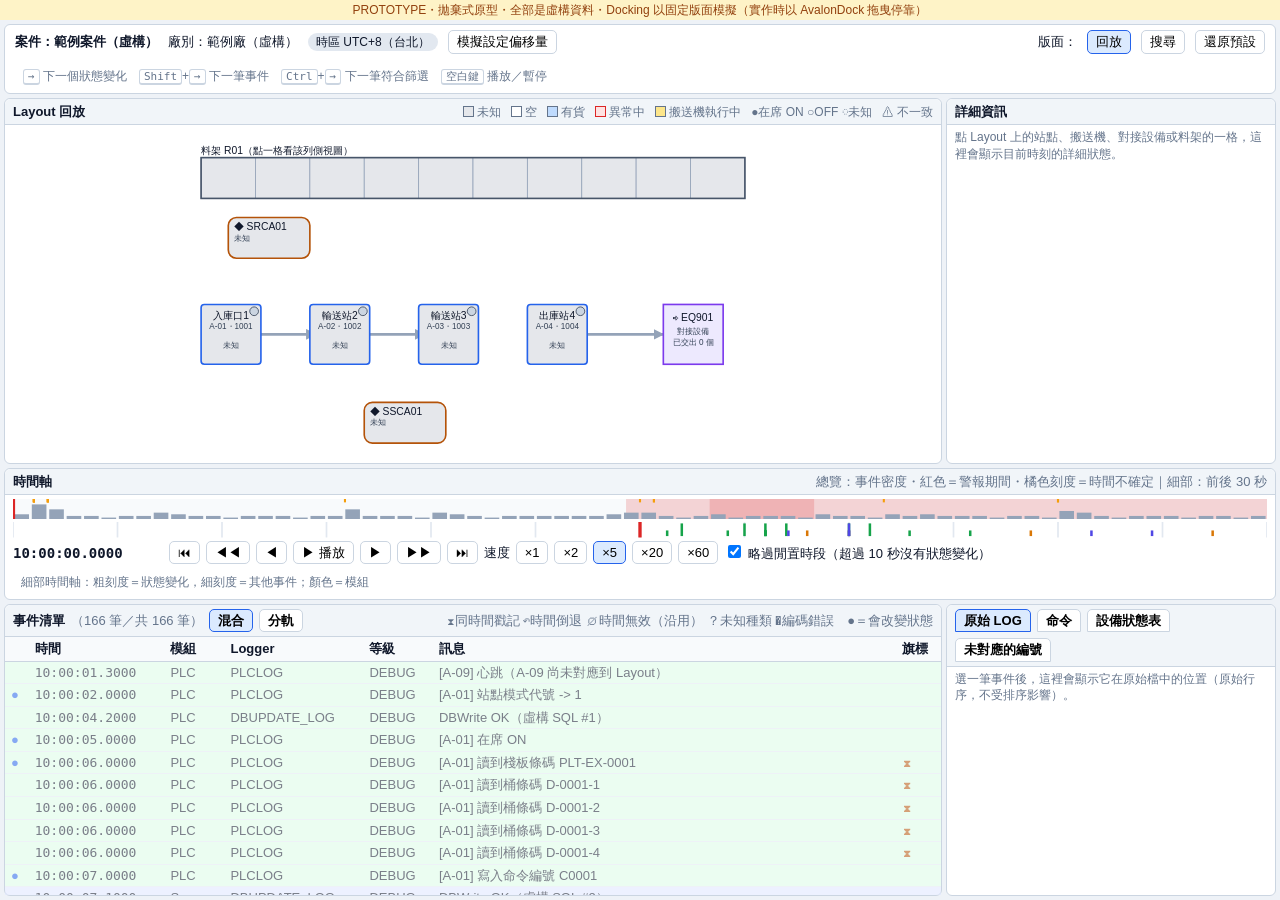
<file: prototypes/playback-ui/playback-ui-prototype.html>
<!doctype html>
<!--
  PROTOTYPE（拋棄式原型）— 回放畫面與操作
  問題：回放畫面的操作（方向鍵的一步、播放、時間軸、面板連動）用起來順不順手？
  一個版面；Docking 以固定格狀配置模擬（實作時以 AvalonDock 拖曳停靠）。
  依據：ADR-0003、ADR-0004、ADR-0005、ADR-0006，以及「回放畫面與操作」ticket 的 Q1～Q8。
  所有資料都是虛構的範例；不寫入檔案、不連網，狀態只在記憶體中。
-->
<html lang="zh-TW">
<head>
<meta charset="utf-8">
<meta name="viewport" content="width=device-width, initial-scale=1">
<title>回放畫面原型（PROTOTYPE・虛構資料）</title>
<style>
  :root { --bd:#cbd5e1; --bg:#eef2f7; --pn:#fff; --tx:#0f172a; --mu:#64748b; --ac:#2563eb; --er:#dc2626;
          --exe:#fef3c7; --plc:#dcfce7; --svr:#e0e7ff; }
  * { box-sizing:border-box; }
  html, body { margin:0; height:100%; overflow:hidden; background:var(--bg); color:var(--tx); font:13px/1.35 "Segoe UI","Microsoft JhengHei",sans-serif; }
  button, select { font:inherit; border:1px solid var(--bd); background:#fff; border-radius:5px; padding:2px 8px; cursor:pointer; }
  button:hover { border-color:var(--ac); }
  button.on { background:#dbeafe; border-color:var(--ac); }
  .banner { background:#fef3c7; color:#92400e; padding:2px 10px; font-size:12px; text-align:center; }
  #root { height:calc(100vh - 20px); display:grid; gap:4px; padding:4px; }
  #root.p-play { grid-template-columns:1fr 330px; grid-template-rows:auto minmax(0,1.25fr) 132px minmax(0,1fr);
                 grid-template-areas:"hd hd" "lay det" "tl tl" "list tabs"; }
  #root.p-search { grid-template-columns:1.3fr 1fr; grid-template-rows:auto minmax(0,1.4fr) 132px minmax(0,.8fr);
                 grid-template-areas:"hd hd" "list tabs" "tl tl" "lay det"; }
  .pane { background:var(--pn); border:1px solid var(--bd); border-radius:6px; display:flex; flex-direction:column; min-height:0; min-width:0; }
  .ph { padding:4px 8px; background:#f1f5f9; border-bottom:1px solid var(--bd); font-weight:700; display:flex; gap:6px; align-items:center; flex-wrap:wrap; border-radius:6px 6px 0 0; }
  .ph .sp { flex:1; }
  .ph .n { font-weight:400; color:var(--mu); }
  .pb { flex:1; overflow:auto; min-height:0; }
  #hd { grid-area:hd; flex-direction:row; align-items:center; gap:10px; padding:5px 10px; flex-wrap:wrap; }
  #hd .ttl { font-weight:700; }
  .badge { padding:1px 8px; border-radius:10px; font-size:12px; }
  .b-off { background:#fee2e2; color:#991b1b; font-weight:700; }
  .b-tz { background:#e2e8f0; }
  #lay { grid-area:lay; } #det { grid-area:det; } #tl { grid-area:tl; } #list { grid-area:list; } #tabs { grid-area:tabs; }
  .legend { font-weight:400; font-size:12px; color:var(--mu); display:flex; gap:10px; flex-wrap:wrap; }
  .sw { display:inline-block; width:11px; height:11px; border:1px solid #64748b; vertical-align:-1px; margin-right:3px; }
  /* 詳細資訊 */
  .det { padding:8px 10px; }
  .det h3 { margin:2px 0 6px; font-size:14px; }
  .kv { display:grid; grid-template-columns:78px 1fr; gap:3px 8px; margin-bottom:8px; }
  .kv > div:nth-child(odd) { color:var(--mu); }
  .lnk { color:var(--ac); cursor:pointer; text-decoration:underline; }
  .tag { display:inline-block; padding:0 6px; border-radius:8px; font-size:11px; margin-left:4px; }
  .tg-unk { background:#e5e7eb; } .tg-warn { background:#fef3c7; color:#92400e; } .tg-err { background:#fee2e2; color:#991b1b; } .tg-ok { background:#dcfce7; color:#166534; }
  /* 時間軸 */
  #tl .pb { overflow:hidden; display:flex; flex-direction:column; padding:4px 8px; gap:3px; }
  svg.tlsvg { width:100%; display:block; cursor:pointer; }
  .ctl { display:flex; gap:6px; align-items:center; flex-wrap:wrap; }
  .now { font:600 14px Consolas,monospace; min-width:150px; }
  /* 事件清單 */
  table { border-collapse:collapse; width:100%; }
  th { position:sticky; top:0; background:#f8fafc; z-index:1; text-align:left; font-weight:600; border-bottom:1px solid var(--bd); padding:3px 6px; }
  td { padding:2px 6px; border-bottom:1px solid #eef2f7; vertical-align:top; white-space:nowrap; }
  td.msg { white-space:normal; }
  tr.ev { cursor:pointer; }
  tr.ev.m-EXE td.mc { background:var(--exe); } tr.ev.m-PLC td.mc { background:var(--plc); } tr.ev.m-Server td.mc { background:var(--svr); }
  tr.ev.mix.m-EXE { background:var(--exe); } tr.ev.mix.m-PLC { background:var(--plc); } tr.ev.mix.m-Server { background:var(--svr); }
  tr.ev.cur td { outline:2px solid var(--ac); outline-offset:-2px; font-weight:600; }
  tr.ev.fut { opacity:.55; }
  tr.ev .chg { color:var(--ac); font-weight:700; }
  .fl { font-weight:700; color:#b45309; margin-left:2px; cursor:help; }
  .tm { font-family:Consolas,monospace; }
  .chip { background:#dbeafe; border-radius:10px; padding:0 8px; font-weight:400; }
  .chip b { cursor:pointer; margin-left:4px; }
  /* 分頁 */
  .tabbar button { border-radius:5px 5px 0 0; }
  .raw { font:12px/1.5 Consolas,monospace; white-space:pre; padding:4px 0; }
  .raw .ln { display:inline-block; width:56px; text-align:right; color:var(--mu); padding-right:8px; user-select:none; }
  .raw .hl { background:#fde68a; display:block; }
  .raw div { padding-left:4px; }
  .hint { color:var(--mu); font-size:12px; padding:4px 8px; }
  .kbd { font:11px Consolas,monospace; border:1px solid var(--bd); border-bottom-width:2px; border-radius:3px; padding:0 4px; background:#fff; }
  /* SVG */
  .t { font-size:.38px; fill:#0f172a; pointer-events:none; }
  .ts { font-size:.3px; fill:#334155; pointer-events:none; }
  .clk { cursor:pointer; }
  .selbox { fill:none; stroke:#f59e0b; stroke-width:.09; stroke-dasharray:.25 .15; pointer-events:none; }
</style>
</head>
<body>
<div class="banner">PROTOTYPE・拋棄式原型・全部是虛構資料・Docking 以固定版面模擬（實作時以 AvalonDock 拖曳停靠）</div>
<div id="root" class="p-play">
  <div id="hd" class="pane"></div>
  <div id="lay" class="pane"><div class="ph">Layout 回放<span class="sp"></span><span class="legend" id="legend"></span></div><div class="pb" id="layb"></div></div>
  <div id="det" class="pane"><div class="ph">詳細資訊</div><div class="pb" id="detb"></div></div>
  <div id="tl" class="pane"><div class="ph">時間軸<span class="sp"></span><span class="n">總覽：事件密度・紅色＝警報期間・橘色刻度＝時間不確定｜細部：前後 30 秒</span></div><div class="pb" id="tlb"></div></div>
  <div id="list" class="pane"><div class="ph" id="listh"></div><div class="pb" id="listb"></div></div>
  <div id="tabs" class="pane"><div class="ph tabbar" id="tabh"></div><div class="pb" id="tabb"></div></div>
</div>

<script>
"use strict";
// ================= 虛構 Layout（依 ADR-0006 的資料結構） =================
const LAYOUT = {
  storageCodeRule: "RRCCCLL",
  elements: [
    { id:"rk-1", type:"rack", name:"料架 R01", row:"01", colFrom:1, colTo:10, levels:5, x:2, y:1.2, w:20, h:1.5 },
    { id:"vh-1", type:"vehicle", name:"SRCA01", aliases:["SRCA01"], x:3, y:3.4, w:3, h:1.5 },
    { id:"vh-2", type:"vehicle", name:"SSCA01", aliases:["SSCA01"], x:8, y:10.2, w:3, h:1.5 },
    { id:"st-1", type:"station", name:"入庫口1", aliases:["A-01","1001"], x:2, y:6.6, w:2.2, h:2.2 },
    { id:"st-2", type:"station", name:"輸送站2", aliases:["A-02","1002"], x:6, y:6.6, w:2.2, h:2.2 },
    { id:"st-3", type:"station", name:"輸送站3", aliases:["A-03","1003"], x:10, y:6.6, w:2.2, h:2.2 },
    { id:"st-4", type:"station", name:"出庫站4", aliases:["A-04","1004"], x:14, y:6.6, w:2.2, h:2.2 },
    { id:"eq-1", type:"dock", name:"EQ901", aliases:["EQ901"], x:19, y:6.6, w:2.2, h:2.2 },
    { id:"cv-1", type:"conveyor", from:"st-1", to:"st-2" },
    { id:"cv-2", type:"conveyor", from:"st-2", to:"st-3" },
    { id:"cv-3", type:"conveyor", from:"st-4", to:"eq-1" },
  ],
};
const EL = Object.fromEntries(LAYOUT.elements.map((e) => [e.id, e]));
const ALIAS = {};
for (const e of LAYOUT.elements) for (const a of e.aliases || []) ALIAS[a.toLowerCase()] = e;
const elOf = (code) => code && ALIAS[String(code).toLowerCase()];
const isStorage = (c) => /^\d{7}$/.test(String(c));

// ================= 虛構 LOG（依 ADR-0004 的事件模型） =================
const T_END = 360;                     // 案件長度（秒），從 10:00:00 開始
const MOD_ORDER = { EXE:0, PLC:1, Server:2 };
const D = [];
function E(t, file, level, msg, fx, extra) {
  const mod = file.split("/")[0];
  D.push(Object.assign({ t, rawT:t, file, mod, logger:file.split("/")[1].replace(".txt", ""), level, msg, fx: fx ? [].concat(fx) : [] }, extra || {}));
}
const PLC = "PLC/PLCLOG.txt", PDB = "PLC/DBUPDATE_LOG.txt", WCS = "Server/WCSDebug.txt", CMDF = "Server/WCSCMD.txt", TASK = "EXE/TaskLOG.txt";
// --- 命令 C0001：入庫 ---
E(2.0,   PLC, "DEBUG", "[A-01] 站點模式代號 -> 1", { k:"mode", code:"A-01", val:1 });
E(5.0,   PLC, "DEBUG", "[A-01] 在席 ON", { k:"pres", code:"A-01", on:true });
E(6.0,   PLC, "DEBUG", "[A-01] 讀到棧板條碼 PLT-EX-0001", { k:"pallet", code:"A-01", pallet:"PLT-EX-0001", drums:["D-0001-1","D-0001-2","D-0001-3","D-0001-4"] });
for (let i = 1; i <= 4; i++) E(6.0, PLC, "DEBUG", `[A-01] 讀到桶條碼 D-0001-${i}`, null, { refs:["A-01","PLT-EX-0001"] });
E(7.0,   PLC, "DEBUG", "[A-01] 寫入命令編號 C0001", { k:"cmdNew", cmd:"C0001", type:"S", pallet:"PLT-EX-0001", from:"A-01", to:"0100302" });
E(8.0,   TASK, "INFO", "建立任務 C0001（入庫）A-01 → 0100302", null, { refs:["C0001","A-01"] });
E(10.0,  WCS, "DEBUG", "派送 C0001 第1段 → SSCA01 類型 P 目的地 1003", { k:"seg", cmd:"C0001", n:1, veh:"SSCA01", dest:"1003" });
E(10.0,  CMDF, "DEBUG", "SSCA01 命令表加入 C0001", null, { refs:["SSCA01","C0001"] });
E(10.0,  PLC, "DEBUG", "[A-01] 取物可 ON", { k:"sig", code:"A-01", name:"取物可", on:true });
E(11.0,  PLC, "DEBUG", "[A-01] 在席 OFF", { k:"pres", code:"A-01", on:false });
E(40.0,  WCS, "DEBUG", "C0001 第1段 抵達 1003（SSCA01）", { k:"arr", cmd:"C0001", n:1, veh:"SSCA01", dest:"1003" });
E(41.0,  PLC, "DEBUG", "[A-03] 在席 ON", { k:"pres", code:"A-03", on:true });
E(45.0,  WCS, "DEBUG", "派送 C0001 第2段 → SRCA01 類型 S 目的地 0100302", { k:"seg", cmd:"C0001", n:2, veh:"SRCA01", dest:"0100302" });
E(46.0,  PLC, "DEBUG", "[A-03] 在席 OFF", { k:"pres", code:"A-03", on:false });
E(95.0,  WCS, "DEBUG", "C0001 第2段 抵達 0100302（SRCA01）", { k:"arr", cmd:"C0001", n:2, veh:"SRCA01", dest:"0100302" });
E(95.33, PLC, "DEBUG", "[A-02] 置物可 ON", { k:"sig", code:"A-02", name:"置物可", on:true });
E(95.30, PLC, "DEBUG", "[A-03] 取物可 OFF（原始檔中排在上一行之後＝時間倒退）", { k:"sig", code:"A-03", name:"取物可", on:false }, { rawT:95.34 });
E(96.0,  TASK, "INFO", "完成回報 C0001", { k:"done", cmd:"C0001" });
E(100.0, WCS, "DEBUG", "SRCA01 連線狀態 ON-LINE，自動模式", { k:"conn", code:"SRCA01", conn:"ON-LINE", mode:"自動" });
// --- 命令 C0002：出庫（來源儲位的棧板在案件開始前就在那裡） ---
E(120.0, TASK, "INFO", "建立任務 C0002（出庫）0100501 → EQ901", { k:"cmdNew", cmd:"C0002", type:"R", pallet:"PLT-EX-0002", from:"0100501", to:"EQ901" });
E(122.0, WCS, "DEBUG", "派送 C0002 第1段 → SRCA01 類型 R 目的地 1004", { k:"seg", cmd:"C0002", n:1, veh:"SRCA01", dest:"1004" });
E(125.0, PLC, "DEBUG", "[A-04] 在席 OFF", { k:"pres", code:"A-04", on:false });
E(150.0, WCS, "DEBUG", "SSCA01 連線狀態 ON-LINE，手動模式", { k:"conn", code:"SSCA01", conn:"ON-LINE", mode:"手動" });
E(170.0, WCS, "DEBUG", "C0002 第1段 抵達 1004（SRCA01）※ A-04 的在席一直沒有 ON", { k:"arr", cmd:"C0002", n:1, veh:"SRCA01", dest:"1004" });
E(172.0, WCS, "DEBUG", "SSCA01 切換為自動模式", { k:"conn", code:"SSCA01", conn:"ON-LINE", mode:"自動" });
E(175.0, WCS, "DEBUG", "派送 C0002 第2段 → SSCA01 類型 P 目的地 EQ901", { k:"seg", cmd:"C0002", n:2, veh:"SSCA01", dest:"EQ901" });
E(176.0, PDB, "INFO", "警報發生 SSCA01 E101（虛構：走行逾時）", { k:"alarm", code:"SSCA01", on:true, alarm:"E101" });
E(180.0, "Server/UnknownLOG.txt", "DEBUG", "沒有登記在廠別設定中的 Logger（虛構）", null, { unknownKind:true });
E(200.0, PDB, "INFO", "警報發生 A-02 E205（虛構：條碼讀取失敗）", { k:"alarm", code:"A-02", on:true, alarm:"E205" });
E(205.0, WCS, "DEBUG", "這一行的時間戳記無法解析（虛構）", null, { invalid:true, rawT:205.5 });
E(230.0, PDB, "INFO", "警報復歸 SSCA01 E101", { k:"alarm", code:"SSCA01", on:false, alarm:"E101" });
E(250.0, TASK, "INFO", "��� 無法解碼的位元組（虛構）", null, { encErr:true });
E(260.0, WCS, "DEBUG", "C0002 第2段 抵達 EQ901（SSCA01）", { k:"arr", cmd:"C0002", n:2, veh:"SSCA01", dest:"EQ901" });
E(261.0, TASK, "INFO", "完成回報 C0002", { k:"done", cmd:"C0002" });
// --- 命令 C0003：入庫，案件結束時還沒完成 ---
E(300.0, PLC, "DEBUG", "[A-01] 在席 ON", { k:"pres", code:"A-01", on:true });
E(302.0, PLC, "DEBUG", "[A-01] 讀到棧板條碼 PLT-EX-0003", { k:"pallet", code:"A-01", pallet:"PLT-EX-0003", drums:["D-0003-1","D-0003-2","D-0003-3"] });
E(302.5, PLC, "DEBUG", "[A-01] 寫入命令編號 C0003", { k:"cmdNew", cmd:"C0003", type:"S", pallet:"PLT-EX-0003", from:"A-01", to:"0100703" });
E(305.0, WCS, "DEBUG", "派送 C0003 第1段 → SSCA01 類型 P 目的地 1003", { k:"seg", cmd:"C0003", n:1, veh:"SSCA01", dest:"1003" });
E(306.0, PLC, "DEBUG", "[A-01] 在席 OFF", { k:"pres", code:"A-01", on:false });
// --- 不改變狀態的雜訊事件（SQL、心跳） ---
{
  let k = 0;
  for (let t = 1.3; t < T_END; t += 2.9, k++) {
    const mod = ["EXE", "PLC", "Server"][k % 3];
    if (k % 5 === 0) E(+t.toFixed(4), PLC, "DEBUG", "[A-09] 心跳（A-09 尚未對應到 Layout）", null, { refs:["A-09"] });
    else if (k % 7 === 0) E(+t.toFixed(4), WCS, "DEBUG", "SSCA03 狀態查詢（SSCA03 尚未對應到 Layout）", null, { refs:["SSCA03"] });
    else E(+t.toFixed(4), `${mod}/DBUPDATE_LOG.txt`, "DEBUG", `DBWrite OK（虛構 SQL #${k}）`);
  }
}

// --- 依原始檔順序編行號，處理時間無效與時間倒退 ---
const FILES = {};
for (const d of D) (FILES[d.file] = FILES[d.file] || []).push(d);
for (const [f, list] of Object.entries(FILES)) {
  list.sort((a, b) => a.rawT - b.rawT);
  let prev = null;
  list.forEach((d, i) => {
    d.line = 1 + i * 2;                 // 紀錄之間有空行
    if (d.invalid) { d.t = prev ? prev.t : 0; d.inherited = true; }
    if (prev && d.t < prev.t) d.back = true;
    prev = d;
  });
}
// --- 全部模組依時間排序（ADR-0004） ---
const EV = [...D].sort((a, b) => a.t - b.t || (a.file === b.file ? a.line - b.line : (MOD_ORDER[a.mod] - MOD_ORDER[b.mod]) || a.logger.localeCompare(b.logger)));
EV.forEach((e, i) => {
  e.i = i;
  e.same = (i > 0 && EV[i - 1].t === e.t) || (i < EV.length - 1 && EV[i + 1].t === e.t);
  const r = new Set(e.refs || []);
  for (const f of e.fx) for (const key of ["code", "veh", "dest", "from", "to", "cmd", "pallet"]) if (f[key]) r.add(f[key]);
  e.refSet = r;
  e.change = e.fx.length > 0;
});
const CHANGES = EV.filter((e) => e.change);
// 警報期間（給時間軸總覽用）
const ALARM_SPANS = [];
{
  const open = {};
  for (const e of EV) for (const f of e.fx) if (f.k === "alarm") {
    if (f.on) open[f.code] = { code:f.code, alarm:f.alarm, from:e.t, to:null };
    else if (open[f.code]) { open[f.code].to = e.t; ALARM_SPANS.push(open[f.code]); delete open[f.code]; }
  }
  for (const a of Object.values(open)) { a.to = T_END; a.noReset = true; ALARM_SPANS.push(a); }
}

// ================= 世界狀態推導（ADR-0005） =================
function locOf(code) {
  if (isStorage(code)) return { kind:"storage", id:code };
  const el = elOf(code);
  if (!el) return { kind:"unknown", id:code };
  return { kind: el.type === "dock" ? "dock" : el.type === "vehicle" ? "vehicle" : "station", id: el.id };
}
function emptyWorld() { return { st:{}, veh:{}, pal:{}, cmd:{}, alarm:{}, stor:{}, out:[] }; }
const stOf = (W, id) => (W.st[id] = W.st[id] || { pres:null, presT:null, mode:null, sig:{} });
const vhOf = (W, id) => (W.veh[id] = W.veh[id] || { conn:"未知", mode:"未知", work:"未知", cmd:null, dest:null });
function leave(W, p) { if (p.loc.kind === "storage") W.stor[p.loc.id] = null; }
function arriveAt(W, p, loc) { p.loc = loc; if (loc.kind === "storage") W.stor[loc.id] = p.id; if (loc.kind === "station") stOf(W, loc.id); }
function apply(W, f, e) {
  const el = elOf(f.code);
  switch (f.k) {
    case "pres": if (el) { const s = stOf(W, el.id); s.pres = f.on; s.presT = e.t; } break;
    case "mode": if (el) stOf(W, el.id).mode = f.val; break;
    case "sig":  if (el) stOf(W, el.id).sig[f.name] = { on:f.on, t:e.t }; break;
    case "pallet": if (el) { W.pal[f.pallet] = { id:f.pallet, drums:f.drums, loc:{ kind:"station", id:el.id }, since:e.t }; stOf(W, el.id); } break;
    case "cmdNew": {
      W.cmd[f.cmd] = { id:f.cmd, type:f.type, pallet:f.pallet, from:f.from, to:f.to, status:"已建立", seg:0, veh:null, dest:null, t0:e.t };
      if (!W.pal[f.pallet]) { W.pal[f.pallet] = { id:f.pallet, drums:null, loc:null, since:e.t, preexisting:true }; arriveAt(W, W.pal[f.pallet], locOf(f.from)); }
      break;
    }
    case "seg": {
      const c = W.cmd[f.cmd], v = elOf(f.veh); if (!c || !v) break;
      Object.assign(c, { seg:f.n, status:`第 ${f.n} 段執行中`, veh:v.name, dest:f.dest });
      const p = W.pal[c.pallet]; if (p) { leave(W, p); p.loc = { kind:"vehicle", id:v.id }; p.since = e.t; }
      Object.assign(vhOf(W, v.id), { work:"執行中", cmd:f.cmd, dest:f.dest });
      break;
    }
    case "arr": {
      const c = W.cmd[f.cmd], v = elOf(f.veh); if (!c) break;
      const loc = locOf(f.dest), p = W.pal[c.pallet];
      if (loc.kind === "dock") { if (p) { p.loc = { kind:"gone", id:loc.id }; p.since = e.t; W.out.push({ pallet:p.id, t:e.t, dock:loc.id }); } c.status = "已完成（已交出）"; }
      else { if (p) { arriveAt(W, p, loc); p.since = e.t; } c.status = `第 ${f.n} 段已抵達`; }
      if (v) Object.assign(vhOf(W, v.id), { work:"閒置", cmd:null, dest:null });
      break;
    }
    case "done": if (W.cmd[f.cmd]) W.cmd[f.cmd].status = W.cmd[f.cmd].status.startsWith("已完成") ? W.cmd[f.cmd].status : "已完成"; break;
    case "conn": if (el) Object.assign(vhOf(W, el.id), { conn:f.conn, mode:f.mode }); break;
    case "alarm": if (el) { if (f.on) W.alarm[el.id] = { alarm:f.alarm, since:e.t }; else delete W.alarm[el.id]; } break;
  }
}
const worldCache = new Map();
function worldAt(idx) {
  if (worldCache.has(idx)) return worldCache.get(idx);
  const W = emptyWorld();
  for (let i = 0; i <= idx; i++) for (const f of EV[i].fx) apply(W, f, EV[i]);
  worldCache.set(idx, W);
  return W;
}
const FINAL = worldAt(EV.length - 1);
const palletsAt = (W, kind, id) => Object.values(W.pal).filter((p) => p.loc && p.loc.kind === kind && p.loc.id === id);
const mismatch = (W, id) => { const s = W.st[id]; return !!(s && s.pres === false && palletsAt(W, "station", id).length); };
const noResetAlarm = (id) => ALARM_SPANS.some((a) => a.noReset && elOf(a.code) && elOf(a.code).id === id);

// ================= 畫面狀態 =================
const S = { idx:-1, time:0, playing:false, speed:5, skipIdle:true, view:"mix", filter:null, sel:null, tab:"raw", offset:false, preset:"play", cmdSel:null, onlyAbn:false, sortKey:"name", drumsOpen:false };

// ================= 小工具 =================
const esc = (s) => String(s ?? "").replace(/[&<>"']/g, (c) => ({ "&":"&amp;", "<":"&lt;", ">":"&gt;", '"':"&quot;", "'":"&#39;" }[c]));
const pad = (n, w = 2) => String(n).padStart(w, "0");
function fmt(t, raw) {
  const tot = 36000 + t + (raw || !S.offset ? 0 : 2);
  const h = Math.floor(tot / 3600), m = Math.floor((tot % 3600) / 60), s = tot % 60;
  return `${pad(h)}:${pad(m)}:${s.toFixed(4).padStart(7, "0")}`;
}
function flagsOf(e) {
  const f = [];
  if (e.same) f.push(["⧗", "同時間戳記：先後只為了排序穩定，不代表因果"]);
  if (e.back) f.push(["↶", "時間倒退：原始檔中這一筆比上一行早；原始行序見「原始 LOG」"]);
  if (e.inherited) f.push(["⌀", "時間無效：時間為沿用（同檔前一筆有效事件的時間）"]);
  if (e.unknownKind) f.push(["？", "未知種類：Logger 沒有登記在廠別設定中"]);
  if (e.encErr) f.push(["�", "編碼錯誤：有無法解碼的位元組"]);
  return f;
}
const flagHTML = (e) => flagsOf(e).map(([i, t]) => `<span class="fl" title="${esc(t)}">${i}</span>`).join("");
function matchesFilter(e) {
  if (!S.filter) return true;
  const el = EL[S.filter];
  const codes = new Set((el.aliases || []).map((a) => a.toLowerCase()));
  for (const r of e.refSet) if (codes.has(String(r).toLowerCase())) return true;
  return false;
}
const center = (e) => ({ x:e.x + e.w / 2, y:e.y + e.h / 2 });

// ================= 時間控制 =================
function lastIdxAtOrBefore(t) { let lo = 0, hi = EV.length - 1, r = -1; while (lo <= hi) { const m = (lo + hi) >> 1; if (EV[m].t <= t) { r = m; lo = m + 1; } else hi = m - 1; } return r; }
function setTime(t) { S.time = Math.max(0, Math.min(T_END, t)); S.idx = lastIdxAtOrBefore(S.time); render(); }
function setIdx(i) { if (i < 0) { S.idx = -1; S.time = 0; } else { S.idx = Math.min(EV.length - 1, i); S.time = EV[S.idx].t; } render(); }
function step(kind, dir) {
  const from = S.idx;
  if (kind === "event") { setIdx(from + dir); return; }
  const pred = kind === "change" ? (e) => e.change : matchesFilter;
  if (dir > 0) { for (let i = from + 1; i < EV.length; i++) if (pred(EV[i])) return setIdx(i); }
  else { for (let i = from - 1; i >= 0; i--) if (pred(EV[i])) return setIdx(i); setIdx(-1); }
}
let timer = null;
function play(on) {
  S.playing = on;
  clearInterval(timer);
  if (on) timer = setInterval(() => {
    let t = S.time + 0.1 * S.speed;
    if (S.skipIdle) {
      const next = CHANGES.find((e) => e.t > S.time);
      if (next && next.t - S.time > 10) t = Math.max(t, next.t);
    }
    if (t >= T_END) { setTime(T_END); play(false); return; }
    setTime(t);
  }, 100);
  render();
}

// ================= 繪製：標頭 =================
function renderHeader() {
  document.getElementById("hd").innerHTML = `
    <span class="ttl">案件：範例案件（虛構）</span><span>廠別：範例廠（虛構）</span>
    <span class="badge b-tz">時區 UTC+8（台北）</span>
    ${S.offset ? `<span class="badge b-off" title="案件偏移量（ADR-0003）：顯示時間＝原始時間＋2.0 秒；原始 LOG 不變">⚠ 已校正 +2.0 秒</span>` : ""}
    <button data-act="offset" class="${S.offset ? "on" : ""}">模擬設定偏移量</button>
    <span style="flex:1"></span>
    <span>版面：</span>
    <button data-act="preset" data-p="play" class="${S.preset === "play" ? "on" : ""}">回放</button>
    <button data-act="preset" data-p="search" class="${S.preset === "search" ? "on" : ""}">搜尋</button>
    <button data-act="preset" data-p="play">還原預設</button>
    <span class="hint"><span class="kbd">→</span> 下一個狀態變化　<span class="kbd">Shift</span>+<span class="kbd">→</span> 下一筆事件　<span class="kbd">Ctrl</span>+<span class="kbd">→</span> 下一筆符合篩選　<span class="kbd">空白鍵</span> 播放／暫停</span>`;
}

// ================= 繪製：Layout =================
function renderLayout(W) {
  document.getElementById("legend").innerHTML = `
    <span><span class="sw" style="background:#e5e7eb"></span>未知</span><span><span class="sw" style="background:#fff"></span>空</span>
    <span><span class="sw" style="background:#bfdbfe"></span>有貨</span><span><span class="sw" style="background:#fee2e2;border-color:#dc2626"></span>異常中</span>
    <span><span class="sw" style="background:#fde68a"></span>搬送機執行中</span><span>●在席 ON ○OFF ◌未知</span><span>⚠ 不一致</span>`;
  const Wd = 24, Hd = 12.4;
  let s = `<svg viewBox="0 0 ${Wd} ${Hd}" style="width:100%;height:100%;display:block" preserveAspectRatio="xMidYMid meet">
    <defs><marker id="arr" viewBox="0 0 10 10" refX="9" refY="5" markerWidth="4" markerHeight="4" orient="auto"><path d="M0,0 L10,5 L0,10 z" fill="#94a3b8"/></marker></defs>`;
  for (const e of LAYOUT.elements) {
    if (e.type === "conveyor") {
      const a = center(EL[e.from]), b = center(EL[e.to]), dx = (b.x - a.x), dy = (b.y - a.y);
      s += `<line x1="${a.x + dx * .22}" y1="${a.y + dy * .22}" x2="${b.x - dx * .22}" y2="${b.y - dy * .22}" stroke="#94a3b8" stroke-width=".1" marker-end="url(#arr)"/>`;
    }
  }
  for (const e of LAYOUT.elements) {
    const sel = S.sel === "el:" + e.id;
    if (e.type === "rack") {
      const n = e.colTo - e.colFrom + 1, cw = e.w / n;
      s += `<text class="t" x="${e.x}" y="${e.y - .15}">${esc(e.name)}（點一格看該列側視圖）</text>`;
      for (let i = 0; i < n; i++) {
        const col = e.colFrom + i;
        let known = 0, full = 0;
        for (let l = 1; l <= e.levels; l++) { const code = e.row + pad(col, 3) + pad(l); if (code in W.stor) { known++; if (W.stor[code]) full++; } }
        const fill = known === 0 ? "#e5e7eb" : `rgba(37,99,235,${(0.08 + 0.7 * full / e.levels).toFixed(2)})`;
        const csel = S.sel === `cell:${col}`;
        s += `<rect class="clk" data-sel="cell:${col}" x="${e.x + i * cw}" y="${e.y}" width="${cw}" height="${e.h}" fill="${fill}" stroke="${csel ? "#f59e0b" : "#94a3b8"}" stroke-width="${csel ? .1 : .03}"><title>列 ${col}：已知 ${known} 層、有貨 ${full} 層</title></rect>`;
      }
      s += `<rect x="${e.x}" y="${e.y}" width="${e.w}" height="${e.h}" fill="none" stroke="#475569" stroke-width=".06" pointer-events="none"/>`;
      continue;
    }
    if (e.type === "conveyor") continue;
    const c = center(e), alarm = W.alarm[e.id];
    if (e.type === "station") {
      const st = W.st[e.id], pals = palletsAt(W, "station", e.id), known = !!st || pals.length > 0;
      const fill = !known ? "#e5e7eb" : alarm ? "#fee2e2" : pals.length ? "#bfdbfe" : "#ffffff";
      const pres = !st || st.pres === null ? "#cbd5e1" : st.pres ? "#22c55e" : "#1e293b";
      s += `<g class="clk" data-sel="el:${e.id}">
        <rect x="${e.x}" y="${e.y}" width="${e.w}" height="${e.h}" rx=".12" fill="${fill}" stroke="${alarm ? "#dc2626" : "#2563eb"}" stroke-width="${alarm ? .14 : .06}"/>
        <text class="t" x="${c.x}" y="${e.y + .55}" text-anchor="middle">${esc(e.name)}</text>
        <text class="ts" x="${c.x}" y="${e.y + .9}" text-anchor="middle">${esc(e.aliases.join("・"))}</text>
        <circle cx="${e.x + e.w - .25}" cy="${e.y + .25}" r=".16" fill="${pres}" stroke="#334155" stroke-width=".03" opacity="${st && st.pres === false ? .6 : 1}"/>
        ${pals.map((p, k) => `<rect x="${c.x - .55}" y="${e.y + 1.15 + k * .45}" width="1.1" height=".38" fill="#b45309" rx=".05"/><text class="ts" x="${c.x}" y="${e.y + 1.43 + k * .45}" text-anchor="middle" style="fill:#fff">${esc(p.id.slice(-4))}</text>`).join("")}
        ${mismatch(W, e.id) ? `<text x="${e.x + .1}" y="${e.y + e.h - .12}" style="font-size:.5px">⚠</text>` : ""}
        ${!known ? `<text class="ts" x="${c.x}" y="${e.y + 1.6}" text-anchor="middle">未知</text>` : ""}
      </g>`;
    } else if (e.type === "vehicle") {
      const v = W.veh[e.id], pals = palletsAt(W, "vehicle", e.id);
      const fill = !v ? "#e5e7eb" : v.work === "執行中" ? "#fde68a" : "#ffffff";
      const l1 = !v ? "未知" : v.work === "執行中" ? `執行中 → ${v.dest}` : v.work;
      const l2 = !v ? "" : v.conn === "未知" ? "連線：未知" : `${v.conn}・${v.mode}`;
      s += `<g class="clk" data-sel="el:${e.id}">
        <rect x="${e.x}" y="${e.y}" width="${e.w}" height="${e.h}" rx=".3" fill="${fill}" stroke="${alarm ? "#dc2626" : "#b45309"}" stroke-width="${alarm ? .14 : .06}" ${v && v.conn === "OFF-LINE" ? `stroke-dasharray=".2 .1"` : ""}/>
        <text class="t" x="${e.x + .2}" y="${e.y + .45}">◆ ${esc(e.name)}</text>
        <text class="ts" x="${e.x + .2}" y="${e.y + .85}">${esc(l1)}</text>
        <text class="ts" x="${e.x + .2}" y="${e.y + 1.2}">${esc(l2)}</text>
        ${pals.map((p) => `<rect x="${e.x + e.w - 1.2}" y="${e.y + .2}" width="1" height=".38" fill="#b45309" rx=".05"/><text class="ts" x="${e.x + e.w - .7}" y="${e.y + .48}" text-anchor="middle" style="fill:#fff">${esc(p.id.slice(-4))}</text>`).join("")}
      </g>`;
    } else if (e.type === "dock") {
      const outs = W.out.filter((o) => o.dock === e.id);
      s += `<g class="clk" data-sel="el:${e.id}">
        <rect x="${e.x}" y="${e.y}" width="${e.w}" height="${e.h}" fill="#ede9fe" stroke="#7c3aed" stroke-width=".06"/>
        <text class="t" x="${c.x}" y="${e.y + .6}" text-anchor="middle">⇨ ${esc(e.name)}</text>
        <text class="ts" x="${c.x}" y="${e.y + 1.1}" text-anchor="middle">對接設備</text>
        <text class="ts" x="${c.x}" y="${e.y + 1.5}" text-anchor="middle">已交出 ${outs.length} 個</text>
      </g>`;
    }
    if (sel) s += `<rect class="selbox" x="${e.x - .12}" y="${e.y - .12}" width="${e.w + .24}" height="${e.h + .24}"/>`;
  }
  s += `</svg>`;
  document.getElementById("layb").innerHTML = s;
}

// ================= 繪製：詳細資訊 =================
function palletLine(W, p) {
  const where = !p.loc ? "未知" : p.loc.kind === "station" ? `站點 ${EL[p.loc.id].name}` : p.loc.kind === "vehicle" ? `搬送機 ${EL[p.loc.id].name} 上` : p.loc.kind === "storage" ? `儲位 ${p.loc.id}` : p.loc.kind === "gone" ? `已交出（${EL[p.loc.id].name}）` : p.loc.id;
  return where;
}
function palletBlock(W, p) {
  const drums = p.drums ? `${p.drums.length} 個 <span class="lnk" data-act="drums">${S.drumsOpen ? "收合" : "展開"}</span>${S.drumsOpen ? "<br>" + p.drums.map(esc).join("<br>") : ""}`
                        : `<span class="tag tg-unk">未知</span>（案件中沒有讀到桶條碼）`;
  const cmds = Object.values(W.cmd).filter((c) => c.pallet === p.id);
  return `<div class="kv"><div>棧板</div><div><b>${esc(p.id)}</b>${p.preexisting ? `<span class="tag tg-warn" title="第一次被提到時就已經在來源儲位">案件開始前已存在</span>` : ""}</div>
    <div>位置</div><div>${esc(palletLine(W, p))}</div><div>桶</div><div>${drums}</div>
    <div>命令</div><div>${cmds.map((c) => `<span class="lnk" data-act="cmd" data-cmd="${c.id}">${c.id}</span>`).join("、") || "—"}</div></div>`;
}
function renderDetail(W) {
  const b = document.getElementById("detb");
  if (!S.sel) { b.innerHTML = `<div class="hint">點 Layout 上的站點、搬送機、對接設備或料架的一格，這裡會顯示目前時刻的詳細狀態。</div>`; return; }
  let h = `<div class="det">`;
  if (S.sel.startsWith("cell:")) {
    const col = +S.sel.slice(5), rk = EL["rk-1"];
    h += `<h3>${esc(rk.name)}・列 ${col} 側視圖</h3><table><tr><th>層</th><th>儲位</th><th>內容</th></tr>`;
    for (let l = rk.levels; l >= 1; l--) {
      const code = rk.row + pad(col, 3) + pad(l);
      const v = code in W.stor ? (W.stor[code] ? `<span class="lnk" data-act="pal" data-p="${W.stor[code]}">${W.stor[code]}</span>` : "空") : `<span class="tag tg-unk">未知</span>`;
      h += `<tr><td>第 ${l} 層</td><td class="tm">${code}</td><td>${v}</td></tr>`;
    }
    h += `</table>`;
  } else if (S.sel.startsWith("pal:")) {
    const p = W.pal[S.sel.slice(4)] || FINAL.pal[S.sel.slice(4)];
    h += `<h3>貨物</h3>` + (W.pal[p.id] ? palletBlock(W, W.pal[p.id]) : `<div class="hint">這個時刻還沒有在 LOG 中出現。</div>`);
  } else {
    const e = EL[S.sel.slice(3)], alarm = W.alarm[e.id];
    h += `<h3>${{ station:"站點", vehicle:"搬送機", dock:"對接設備" }[e.type]}：${esc(e.name)}</h3>
      <div class="kv"><div>別名</div><div>${esc((e.aliases || []).join("、"))}</div>
      <div>異常</div><div>${alarm ? `<span class="tag tg-err">異常中 ${esc(alarm.alarm)}</span> 自 ${fmt(alarm.since)}${noResetAlarm(e.id) ? `<span class="tag tg-warn">未見復歸紀錄</span>` : ""}` : "—"}</div>`;
    if (e.type === "station") {
      const st = W.st[e.id], pals = palletsAt(W, "station", e.id);
      h += `<div>在席</div><div>${!st || st.pres === null ? `<span class="tag tg-unk">未知</span>` : (st.pres ? "ON" : "OFF") + `（${fmt(st.presT)}）`}</div>
        <div>站點模式</div><div>${st && st.mode !== null ? `代號 ${st.mode}<span class="hint">（名稱未設定）</span>` : `<span class="tag tg-unk">未知</span>`}</div>
        <div>不一致</div><div>${mismatch(W, e.id) ? `<span class="tag tg-warn">⚠ 命令說貨物在這裡，但在席是 OFF</span>` : "—"}</div>
        <div>其他訊號</div><div>${st && Object.keys(st.sig).length ? Object.entries(st.sig).map(([k, v]) => `${esc(k)} ${v.on ? "ON" : "OFF"}`).join("<br>") : "—"}</div></div>`;
      h += pals.length ? pals.map((p) => palletBlock(W, p)).join("") : `<div class="hint">${st ? "目前沒有貨物。" : "狀態未知（LOG 還沒有提到這個站點）。"}</div>`;
    } else if (e.type === "vehicle") {
      const v = W.veh[e.id], pals = palletsAt(W, "vehicle", e.id);
      h += `<div>連線</div><div>${v ? esc(v.conn) : "未知"}</div><div>模式</div><div>${v ? esc(v.mode) : "未知"}</div>
        <div>作業</div><div>${!v ? "未知" : v.work === "執行中" ? `執行中：<span class="lnk" data-act="cmd" data-cmd="${v.cmd}">${v.cmd}</span> → ${esc(v.dest)}` : esc(v.work)}</div></div>`;
      if (v && v.conn === "未知") h += `<div class="hint">ON-LINE／OFF-LINE 只有在切換時才有紀錄，第一次切換之前都是未知。</div>`;
      h += pals.map((p) => palletBlock(W, p)).join("");
    } else {
      const outs = W.out.filter((o) => o.dock === e.id);
      h += `</div><div class="sec">已交出的貨物：</div>${outs.map((o) => `<div>${fmt(o.t)}　<span class="lnk" data-act="pal" data-p="${o.pallet}">${o.pallet}</span></div>`).join("") || `<div class="hint">還沒有。</div>`}`;
    }
    h += `<p><button data-act="filter" data-el="${e.id}">只看這個元素</button></p>`;
  }
  b.innerHTML = h + `</div>`;
}

// ================= 繪製：時間軸 =================
function renderTimeline() {
  const b = document.getElementById("tlb");
  const BIN = 5, nb = Math.ceil(T_END / BIN), cnt = new Array(nb).fill(0);
  for (const e of EV) cnt[Math.min(nb - 1, Math.floor(e.t / BIN))]++;
  const mx = Math.max(...cnt);
  let o = `<svg class="tlsvg" id="ov" viewBox="0 0 ${T_END} 30" preserveAspectRatio="none" style="height:34px">
    <rect x="0" y="0" width="${T_END}" height="30" fill="#f8fafc"/>`;
  for (const a of ALARM_SPANS) o += `<rect x="${a.from}" y="0" width="${a.to - a.from}" height="30" fill="rgba(220,38,38,.18)"><title>警報 ${a.alarm}（${a.code}）${a.noReset ? "：未見復歸紀錄" : ""}</title></rect>`;
  cnt.forEach((c, i) => { const h = 22 * c / mx; o += `<rect x="${i * BIN + .4}" y="${30 - h}" width="${BIN - .8}" height="${h}" fill="#94a3b8"/>`; });
  for (const e of EV) if (flagsOf(e).length) o += `<rect x="${e.t - .3}" y="0" width=".6" height="5" fill="#f59e0b"/>`;
  o += `<rect x="${S.time - .6}" y="0" width="1.2" height="30" fill="#dc2626"/></svg>`;
  const W0 = S.time - 30, W1 = S.time + 30;
  let d = `<svg class="tlsvg" id="dt" viewBox="${W0} 0 60 22" preserveAspectRatio="none" style="height:26px"><rect x="${W0}" y="0" width="60" height="22" fill="#fff"/>`;
  for (let t = Math.ceil(W0 / 5) * 5; t <= W1; t += 5) d += `<line x1="${t}" y1="0" x2="${t}" y2="22" stroke="#e2e8f0" stroke-width=".08"/>`;
  const col = { EXE:"#d97706", PLC:"#16a34a", Server:"#4f46e5" };
  for (const e of EV) if (e.t >= W0 && e.t <= W1) d += `<rect x="${e.t - .06}" y="${e.change ? 2 : 12}" width=".12" height="${e.change ? 18 : 8}" fill="${col[e.mod]}" opacity="${matchesFilter(e) ? 1 : .2}"><title>${fmt(e.t)} ${e.mod} ${esc(e.msg)}</title></rect>`;
  d += `<rect x="${S.time - .08}" y="0" width=".16" height="22" fill="#dc2626"/></svg>`;
  b.innerHTML = o + d + `<div class="ctl">
      <span class="now">${fmt(S.time)}</span>
      <button data-act="home" title="Home">⏮</button>
      <button data-act="step" data-k="change" data-d="-1" title="上一個狀態變化（←）">◀◀</button>
      <button data-act="step" data-k="event" data-d="-1" title="上一筆事件（Shift+←）">◀</button>
      <button data-act="play" class="${S.playing ? "on" : ""}" title="空白鍵">${S.playing ? "⏸ 暫停" : "▶ 播放"}</button>
      <button data-act="step" data-k="event" data-d="1" title="下一筆事件（Shift+→）">▶</button>
      <button data-act="step" data-k="change" data-d="1" title="下一個狀態變化（→）">▶▶</button>
      <button data-act="end" title="End">⏭</button>
      <span>速度</span>${[1, 2, 5, 20, 60].map((v) => `<button data-act="speed" data-v="${v}" class="${S.speed === v ? "on" : ""}">×${v}</button>`).join("")}
      <label><input type="checkbox" id="skip" ${S.skipIdle ? "checked" : ""}> 略過閒置時段（超過 10 秒沒有狀態變化）</label>
      <span class="hint">細部時間軸：粗刻度＝狀態變化，細刻度＝其他事件；顏色＝模組</span>
    </div>`;
}

// ================= 繪製：事件清單 =================
function renderList() {
  document.getElementById("listh").innerHTML = `事件清單 <span class="n">（${EV.filter(matchesFilter).length} 筆／共 ${EV.length} 筆）</span>
    <button data-act="view" data-v="mix" class="${S.view === "mix" ? "on" : ""}">混合</button>
    <button data-act="view" data-v="split" class="${S.view === "split" ? "on" : ""}">分軌</button>
    ${S.filter ? `<span class="chip">只看：${esc(EL[S.filter].name)}<b data-act="unfilter" title="取消篩選">×</b></span>` : ""}
    <span class="sp"></span><span class="n">⧗同時間戳記 ↶時間倒退 ⌀時間無效（沿用） ？未知種類 �編碼錯誤　<span class="chg">●</span>＝會改變狀態</span>`;
  const rows = EV.filter(matchesFilter);
  let cur = -1;
  for (const e of rows) if (e.i <= S.idx) cur = e.i;
  let h;
  if (S.view === "mix") {
    h = `<table><tr><th></th><th>時間</th><th>模組</th><th>Logger</th><th>等級</th><th>訊息</th><th>旗標</th></tr>`;
    for (const e of rows) h += `<tr class="ev mix m-${e.mod} ${e.i === cur ? "cur" : ""} ${e.i > S.idx ? "fut" : ""}" data-i="${e.i}">
      <td>${e.change ? `<span class="chg">●</span>` : ""}</td><td class="tm">${fmt(e.t)}</td><td>${e.mod}</td><td>${esc(e.logger)}</td><td>${e.level}</td><td class="msg">${esc(e.msg)}</td><td>${flagHTML(e)}</td></tr>`;
  } else {
    h = `<table><tr><th>時間</th><th style="width:30%">EXE</th><th style="width:30%">PLC</th><th style="width:30%">Server</th></tr>`;
    for (const e of rows) {
      const cell = (m) => e.mod === m ? `<td class="msg mc">${e.change ? `<span class="chg">● </span>` : ""}${esc(e.msg)} ${flagHTML(e)}<div class="hint" style="padding:0">${esc(e.logger)}</div></td>` : `<td></td>`;
      h += `<tr class="ev m-${e.mod} ${e.i === cur ? "cur" : ""} ${e.i > S.idx ? "fut" : ""}" data-i="${e.i}"><td class="tm">${fmt(e.t)}</td>${cell("EXE")}${cell("PLC")}${cell("Server")}</tr>`;
    }
  }
  const lb = document.getElementById("listb");
  lb.innerHTML = h + `</table>`;
  const r = lb.querySelector("tr.cur");
  if (r) { const top = r.offsetTop - lb.clientHeight / 2; if (Math.abs(lb.scrollTop - top) > lb.clientHeight / 3) lb.scrollTop = top; }
}

// ================= 繪製：分頁（原始 LOG、命令、設備狀態表、未對應） =================
function renderTabs(W) {
  const tabs = { raw:"原始 LOG", cmd:"命令", eq:"設備狀態表", um:"未對應的編號" };
  document.getElementById("tabh").innerHTML = Object.entries(tabs).map(([k, v]) => `<button data-act="tab" data-t="${k}" class="${S.tab === k ? "on" : ""}">${v}</button>`).join("");
  const b = document.getElementById("tabb");
  if (S.tab === "raw") {
    if (S.idx < 0) { b.innerHTML = `<div class="hint">選一筆事件後，這裡會顯示它在原始檔中的位置（原始行序，不受排序影響）。</div>`; return; }
    const e = EV[S.idx], list = FILES[e.file], k = list.indexOf(e);
    let h = `<div class="hint">${esc(e.file)}　第 ${e.line} 行　（原始行序；時間倒退的行在這裡維持原位）</div><div class="raw">`;
    for (let j = Math.max(0, k - 12); j <= Math.min(list.length - 1, k + 12); j++) {
      const d = list[j];
      const ts = d.invalid ? "2026-01-05 10:0?:??.????" : `2026-01-05 ${fmt(d.t, true)}`;
      h += `<div class="${d === e ? "hl" : ""}"><span class="ln">${d.line}</span>${esc(`${ts} | ${d.level} | ${d.logger} | ${d.msg}`)}</div><div><span class="ln">${d.line + 1}</span></div>`;
    }
    b.innerHTML = h + `</div>`;
    const hl = b.querySelector(".hl"); if (hl) b.scrollTop = hl.offsetTop - b.clientHeight / 2;
  } else if (S.tab === "cmd") {
    const ids = Object.keys(FINAL.cmd);
    let h = `<table><tr><th>命令</th><th>類型</th><th>棧板</th><th>目前狀態</th><th>案件結束時</th></tr>`;
    for (const id of ids) {
      const c = W.cmd[id], f = FINAL.cmd[id];
      h += `<tr class="ev ${S.cmdSel === id ? "cur" : ""}" data-act="cmd" data-cmd="${id}"><td>${id}</td><td>${{ S:"入庫", R:"出庫", P:"搬送" }[f.type]}</td><td>${f.pallet}</td>
        <td>${c ? esc(c.status) + (c.veh && c.status.includes("執行中") ? `（${esc(c.veh)} → ${esc(c.dest)}）` : "") : `<span class="tag tg-unk">尚未建立</span>`}</td>
        <td>${f.status.startsWith("已完成") ? `<span class="tag tg-ok">${esc(f.status)}</span>` : `<span class="tag tg-warn">案件範圍內未完成</span>`}</td></tr>`;
    }
    h += `</table>`;
    if (S.cmdSel) {
      const evs = EV.filter((e) => e.refSet.has(S.cmdSel));
      h += `<div class="hint">命令 ${S.cmdSel} 串起來的事件（跨模組，點一下跳到該時刻）：</div><table>`;
      for (const e of evs) h += `<tr class="ev mix m-${e.mod} ${e.i === S.idx ? "cur" : ""}" data-i="${e.i}"><td class="tm">${fmt(e.t)}</td><td>${e.mod}</td><td class="msg">${esc(e.msg)}</td></tr>`;
      h += `</table>`;
    }
    b.innerHTML = h;
  } else if (S.tab === "eq") {
    const rows = LAYOUT.elements.filter((e) => ["station", "vehicle", "dock"].includes(e.type)).map((e) => {
      const a = W.alarm[e.id], v = W.veh[e.id], st = W.st[e.id];
      let state;
      if (e.type === "vehicle") state = !v ? "未知" : `${v.conn}／${v.mode}／${v.work}${v.cmd ? " " + v.cmd : ""}`;
      else if (e.type === "station") { const p = palletsAt(W, "station", e.id); state = !st && !p.length ? "未知" : p.length ? `有貨 ${p.map((x) => x.id).join("、")}` : "空"; }
      else state = `已交出 ${W.out.filter((o) => o.dock === e.id).length} 個`;
      return { e, name:e.name, kind:{ station:"站點", vehicle:"搬送機", dock:"對接設備" }[e.type], state,
        pres: e.type !== "station" ? "—" : !st || st.pres === null ? "未知" : st.pres ? "ON" : "OFF",
        abn: a ? `異常中 ${a.alarm}` : "", mis: e.type === "station" && mismatch(W, e.id) ? "⚠" : "" };
    }).filter((r) => !S.onlyAbn || r.abn || r.mis)
      .sort((x, y) => String(x[S.sortKey]).localeCompare(String(y[S.sortKey]), "zh-Hant") * (S.sortKey === "abn" ? -1 : 1));
    const th = (k, t) => `<th class="lnk" data-act="sort" data-k="${k}">${t}${S.sortKey === k ? " ▾" : ""}</th>`;
    b.innerHTML = `<div class="hint"><label><input type="checkbox" id="onlyabn" ${S.onlyAbn ? "checked" : ""}> 只看異常中或不一致</label>　點標題排序；點一列在 Layout 上選取</div>
      <table><tr>${th("name", "名稱")}${th("kind", "種類")}${th("state", "狀態")}${th("pres", "在席")}${th("abn", "異常")}${th("mis", "不一致")}</tr>
      ${rows.map((r) => `<tr class="ev ${S.sel === "el:" + r.e.id ? "cur" : ""}" data-act="selrow" data-id="${r.e.id}"><td>${esc(r.name)}</td><td>${r.kind}</td><td>${esc(r.state)}</td><td>${r.pres}</td><td>${r.abn ? `<span class="tag tg-err">${esc(r.abn)}</span>` : ""}</td><td>${r.mis}</td></tr>`).join("")}</table>`;
  } else {
    const cnt = {};
    for (const e of EV) for (const r of e.refSet) { const s = String(r); if (!/^(C\d{4}|PLT-|\d{7}$)/.test(s) && !elOf(s)) cnt[s] = (cnt[s] || 0) + 1; }
    b.innerHTML = `<div class="hint">案件 LOG 中出現、但 Layout 還沒有對應的編號（虛構）。實作時可以拖到 Layout 編輯器的元素上加為別名（ADR-0006）。</div>
      <table><tr><th>編號</th><th>出現次數</th></tr>${Object.entries(cnt).sort((a, b) => b[1] - a[1]).map(([k, v]) => `<tr><td>${esc(k)}</td><td>${v}</td></tr>`).join("")}</table>`;
  }
}

// ================= 全部繪製 =================
function render() {
  document.getElementById("root").className = "p-" + S.preset;
  const W = S.idx >= 0 ? worldAt(S.idx) : emptyWorld();
  renderHeader(); renderLayout(W); renderDetail(W); renderTimeline(); renderList(); renderTabs(W);
}

// ================= 事件處理 =================
document.addEventListener("click", (ev) => {
  const row = ev.target.closest("tr[data-i]");
  if (row && !ev.target.closest("[data-act]")) { play(false); setIdx(+row.dataset.i); return; }
  const sel = ev.target.closest("[data-sel]");
  if (sel) { S.sel = sel.dataset.sel; S.drumsOpen = false; render(); return; }
  const b = ev.target.closest("[data-act]");
  if (!b) return;
  switch (b.dataset.act) {
    case "step": play(false); step(b.dataset.k, +b.dataset.d); return;
    case "play": play(!S.playing); return;
    case "home": play(false); setIdx(-1); return;
    case "end": play(false); setTime(T_END); return;
    case "speed": S.speed = +b.dataset.v; break;
    case "view": S.view = b.dataset.v; break;
    case "filter": S.filter = b.dataset.el; break;
    case "unfilter": S.filter = null; break;
    case "tab": S.tab = b.dataset.t; break;
    case "cmd": S.cmdSel = b.dataset.cmd; S.tab = "cmd"; break;
    case "pal": S.sel = "pal:" + b.dataset.p; S.drumsOpen = false; break;
    case "drums": S.drumsOpen = !S.drumsOpen; break;
    case "offset": S.offset = !S.offset; break;
    case "preset": S.preset = b.dataset.p; break;
    case "sort": S.sortKey = b.dataset.k; break;
    case "selrow": S.sel = "el:" + b.dataset.id; break;
  }
  render();
});
document.addEventListener("change", (ev) => {
  if (ev.target.id === "skip") { S.skipIdle = ev.target.checked; render(); }
  if (ev.target.id === "onlyabn") { S.onlyAbn = ev.target.checked; render(); }
});
// 拖曳或點擊時間軸
let scrub = null;
document.addEventListener("mousedown", (ev) => {
  const svg = ev.target.closest && ev.target.closest("svg.tlsvg");
  if (!svg) return;
  scrub = svg.id; play(false); scrubTo(ev); ev.preventDefault();
});
window.addEventListener("mousemove", (ev) => { if (scrub) scrubTo(ev); });
window.addEventListener("mouseup", () => { scrub = null; });
function scrubTo(ev) {
  const svg = document.getElementById(scrub); if (!svg) return;
  const r = svg.getBoundingClientRect(), fx = Math.max(0, Math.min(1, (ev.clientX - r.left) / r.width));
  if (scrub === "ov") setTime(fx * T_END);
  else { const W0 = S.time - 30; scrub = null; setTime(W0 + fx * 60); }
}
document.addEventListener("keydown", (ev) => {
  if (ev.target.closest && ev.target.closest("input, select, textarea")) return;
  if (ev.key === "ArrowRight" || ev.key === "ArrowLeft") {
    const d = ev.key === "ArrowRight" ? 1 : -1;
    play(false);
    step(ev.shiftKey ? "event" : ev.ctrlKey ? "filter" : "change", d);
    ev.preventDefault();
  } else if (ev.key === " ") { play(!S.playing); ev.preventDefault(); }
  else if (ev.key === "Home") { play(false); setIdx(-1); }
  else if (ev.key === "End") { play(false); setTime(T_END); }
});

// 方便分享特定時刻：?t=秒數&sel=el:st-4
{ const q = new URLSearchParams(location.search); if (q.get("sel")) S.sel = q.get("sel"); if (q.get("tab")) S.tab = q.get("tab"); if (q.get("t")) { setTime(+q.get("t")); } }
render();
</script>
</body>
</html>
</file>
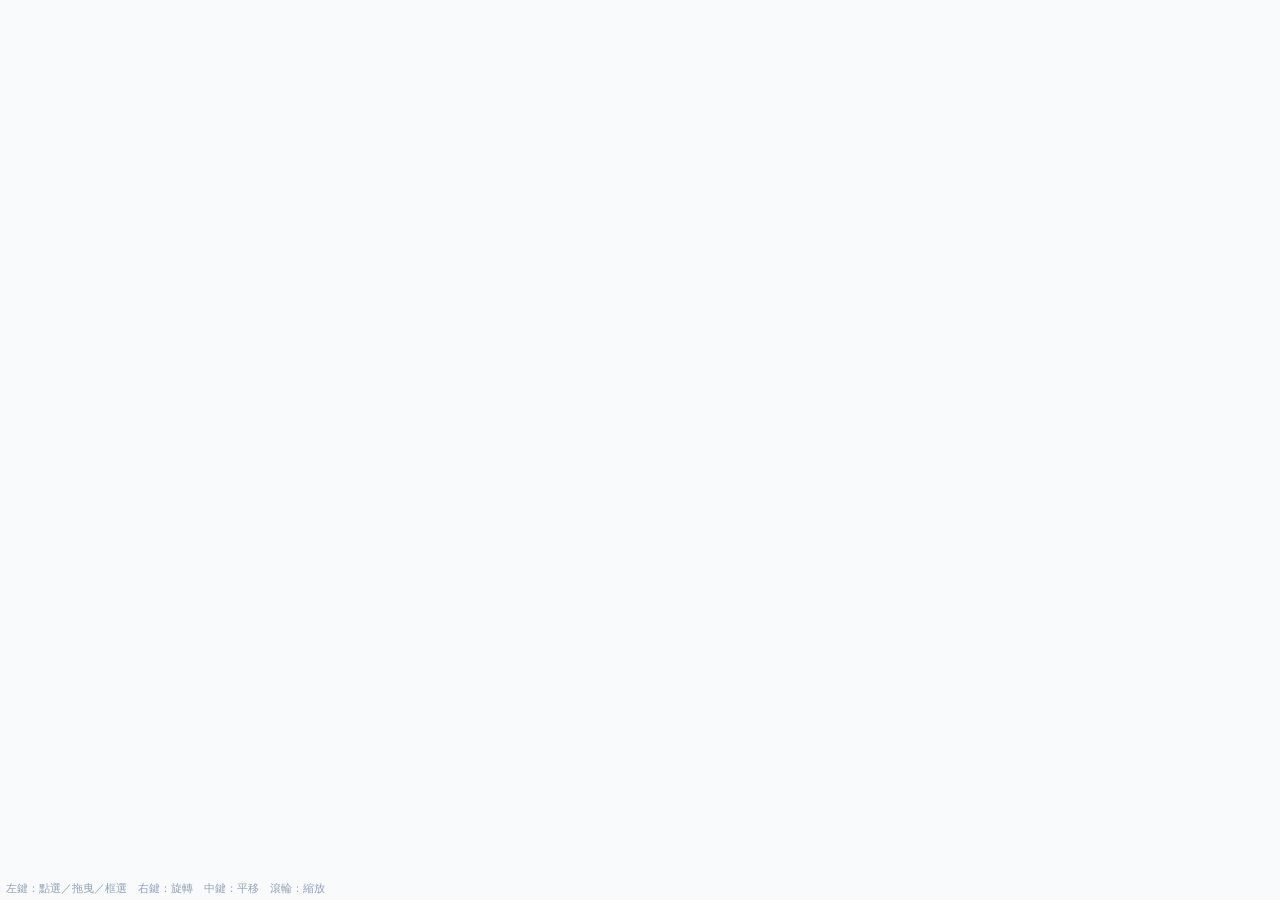
<file: src/LogTrace.App/Web3D/editor.html>
<!doctype html>
<html lang="zh-Hant">
<head>
<meta charset="utf-8">
<!-- Layout 編輯器 3D（ADR-0018）：只載入程式資料夾內的檔案；網路請求另由 WebView2 封鎖 -->
<meta http-equiv="Content-Security-Policy" content="default-src 'self'; script-src 'self' 'sha256-gh7NRJ7MEWdYUGMcXx0SUMJY93gUi2UqlztG1amlvwA='; style-src 'self'; img-src 'self' data: blob:; connect-src 'none'; object-src 'none'; base-uri 'none'; form-action 'none'">
<title>Layout 編輯器 3D</title>
<link rel="stylesheet" href="style.css">
<script type="importmap">{"imports":{"three":"./vendor/three/three.module.js","three/addons/":"./vendor/three/addons/"}}</script>
</head>
<body>
<div id="view"></div>
<div id="hint">左鍵：點選／拖曳／框選　右鍵：旋轉　中鍵：平移　滾輪：縮放</div>
<script type="module" src="editor.js"></script>
</body>
</html>
</file>
<file: src/LogTrace.App/Web3D/style.css>
/* Layout 回放 3D 的版面（ADR-0017）；顏色沿用 2D 圖例（ADR-0008 第 6 點） */
html, body { margin: 0; height: 100%; overflow: hidden; background: #F8FAFC; font-family: "Microsoft JhengHei UI", "Segoe UI", sans-serif; }
#view { position: absolute; inset: 0; }
#view canvas { display: block; }
#labels { position: absolute; inset: 0; pointer-events: none; }
#hint { position: absolute; left: 6px; bottom: 4px; font-size: 11px; color: #94A3B8; pointer-events: none; user-select: none; }

/* 元素名稱：可以點選（UI 自動化也能找到） */
.label {
  pointer-events: auto; cursor: pointer; border: 1px solid #CBD5E1; border-radius: 3px; background: rgba(255, 255, 255, 0.85);
  color: #1F2937; font: 11px "Microsoft JhengHei UI", "Segoe UI", sans-serif; padding: 0 4px; line-height: 1.35; white-space: nowrap; text-align: center;
}
.label .summary { display: block; color: #1E3A8A; font-size: 10px; }
.label .summary:empty { display: none; }
.label.alarm { border-color: #DC2626; background: rgba(254, 226, 226, 0.92); }
.label.selected { border-color: #2563EB; box-shadow: 0 0 0 1px #2563EB; }
.label.dimmed { opacity: 0.3; pointer-events: none; }
.label.aux { background: transparent; border-color: transparent; color: #64748B; }
.label.estimated { border-style: dashed; }
.floor-label { pointer-events: none; font: 600 14px "Microsoft JhengHei UI", "Segoe UI", sans-serif; color: #475569; }
.label.rotate { background: #2563EB; color: #FFFFFF; border-color: #1D4ED8; font-weight: 600; }
.cargo-label { pointer-events: none; background: #1E3A8A; color: #FFFFFF; font: 600 10px "Segoe UI", "Microsoft JhengHei UI", sans-serif; padding: 0 3px; border-radius: 2px; white-space: nowrap; }
/* 回放：沒有選取的設備名稱透明（仍可點選，#128） */
.label.muted { opacity: 0; }
/* 可能卡住（推估，#142）：橘色虛線框 */
.label.stalled { border: 1px dashed #F59E0B; color: #B45309; }
/* BCR 與磅秤（ADR-0027）：讀取中藍、讀到綠、手動橘；讀取失敗與超重沿用 .alarm */
.label.reading { border-color: #3B82F6; background: rgba(219, 234, 254, 0.92); }
.label.ok { border-color: #16A34A; background: rgba(220, 252, 231, 0.92); }
.label.manual { border-color: #EA580C; background: rgba(255, 237, 213, 0.92); }
/* 結果超過 2 分鐘變淡；選取中的標籤顯示在最上層（#209；CSS2DRenderer 依距離設定 z-index，這裡要蓋過它） */
.label.stale { opacity: 0.4; }
.label.selected { z-index: 100000 !important; opacity: 1; }
</file>
